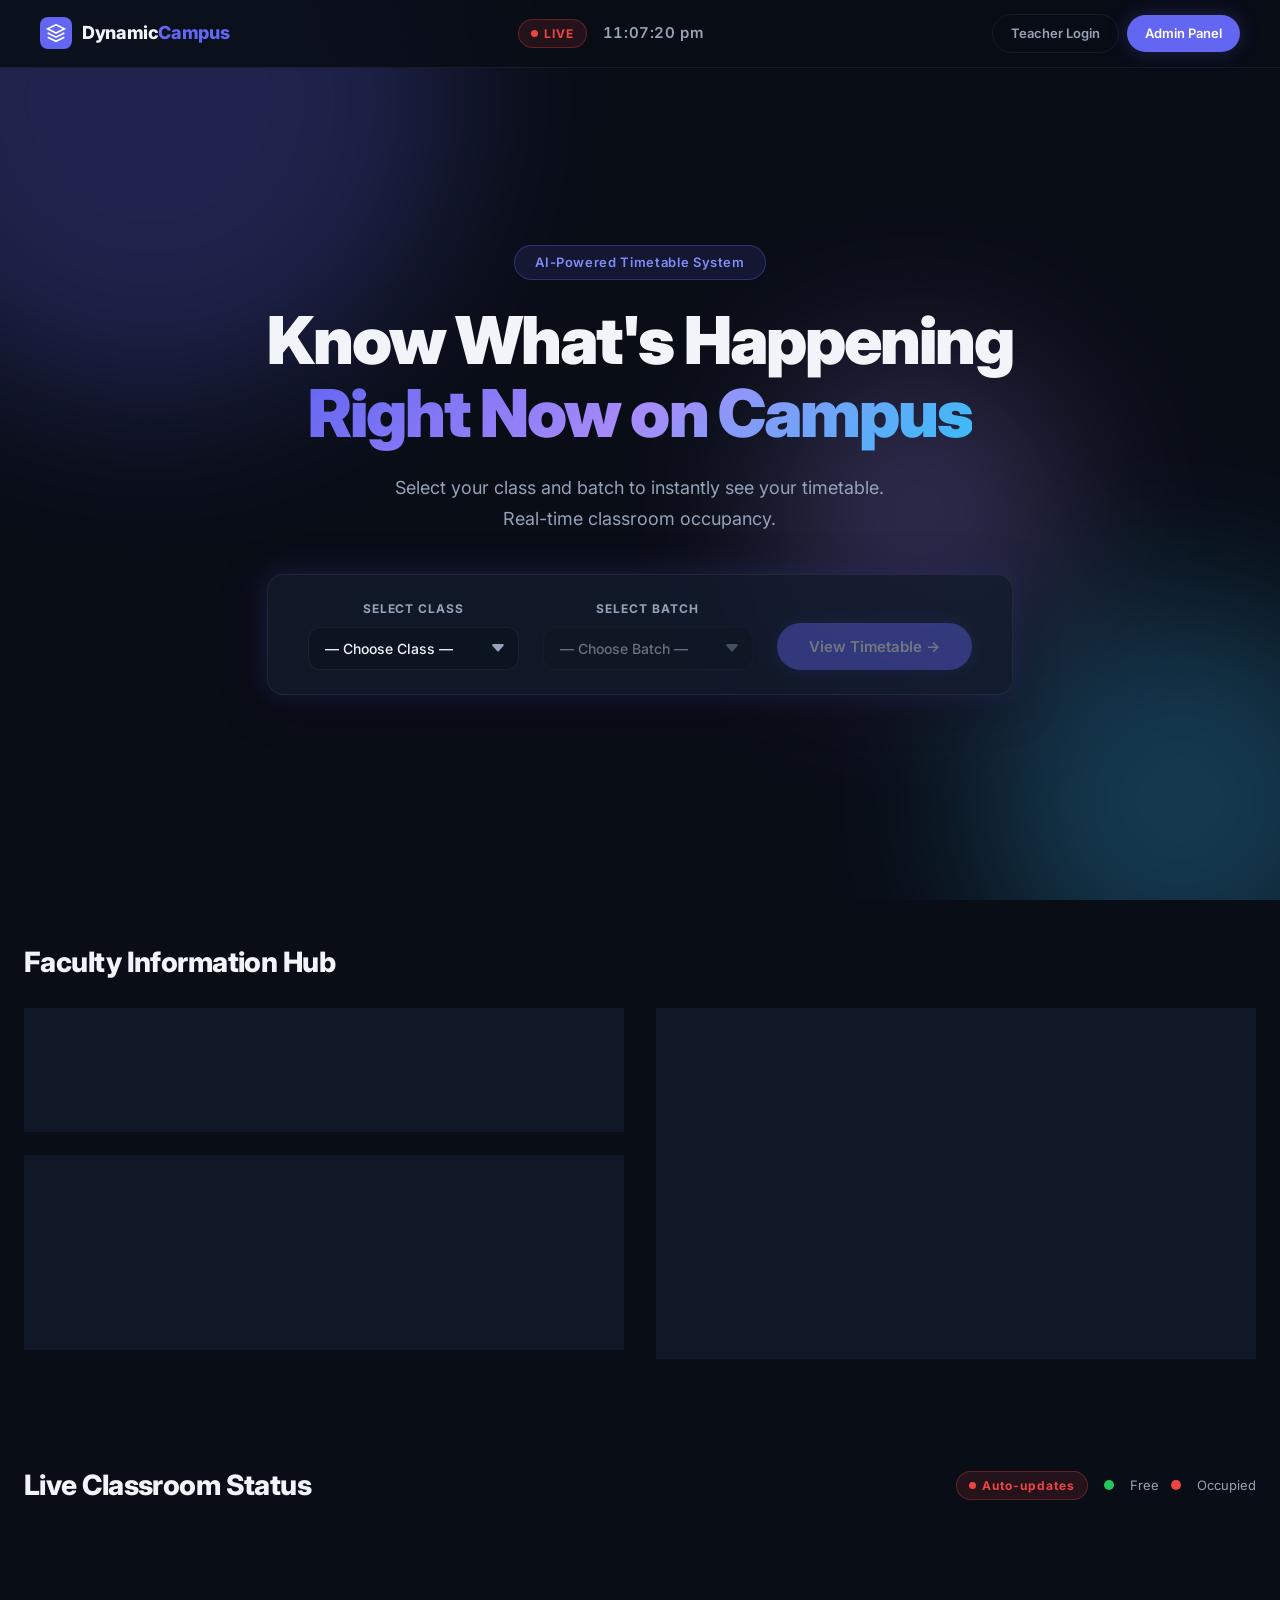
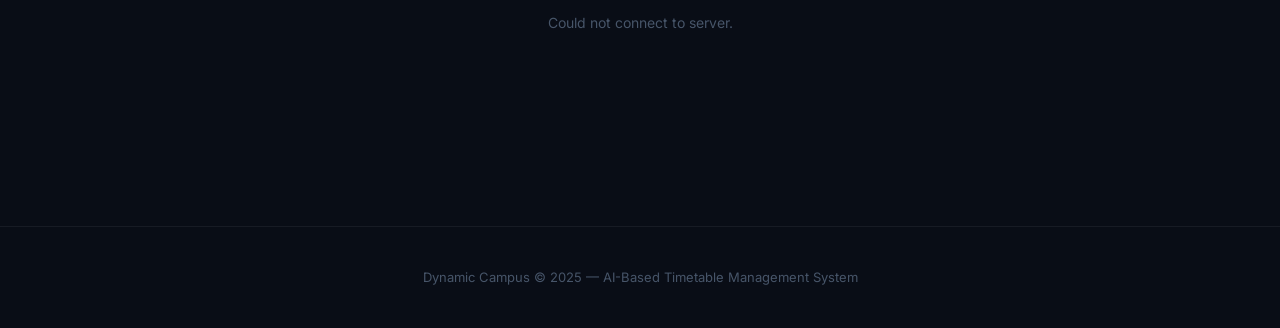
<file: frontend/index.html>
<!DOCTYPE html>
<html lang="en">

<head>
  <meta charset="UTF-8" />
  <meta name="viewport" content="width=device-width, initial-scale=1.0" />
  <title>Dynamic Campus — Smart Timetable System</title>
  <meta name="description"
    content="Real-time AI-powered timetable management system for colleges. View live classroom occupancy, select your class and batch to see your timetable instantly." />
  <link rel="preconnect" href="https://fonts.googleapis.com" />
  <link href="https://fonts.googleapis.com/css2?family=Inter:wght@300;400;500;600;700;800;900&display=swap"
    rel="stylesheet" />
  <link rel="stylesheet" href="css/main.css" />
  <link rel="stylesheet" href="css/home.css" />
</head>

<body>

  <!-- ── NAVBAR ──────────────────────────────────────────────────────────────── -->
  <nav class="navbar" id="navbar">
    <div class="nav-brand">
      <div class="brand-icon">
        <svg viewBox="0 0 24 24" fill="none" stroke="currentColor" stroke-width="2">
          <path d="M12 2L2 7l10 5 10-5-10-5z" />
          <path d="M2 17l10 5 10-5M2 12l10 5 10-5" />
        </svg>
      </div>
      <span class="brand-name">Dynamic<span class="brand-accent">Campus</span></span>
    </div>
    <div class="nav-center">
      <span class="live-badge">
        <span class="live-dot"></span> LIVE
      </span>
      <span id="nav-clock" class="nav-clock">--:--:--</span>
    </div>
    <div class="nav-actions">
      <a href="teacher/dashboard.html" class="btn btn-ghost btn-sm">Teacher Login</a>
      <a href="admin/dashboard.html" class="btn btn-primary btn-sm">Admin Panel</a>
    </div>
  </nav>

  <!-- ── HERO ────────────────────────────────────────────────────────────────── -->
  <section class="hero">
    <div class="hero-bg">
      <div class="hero-orb hero-orb-1"></div>
      <div class="hero-orb hero-orb-2"></div>
      <div class="hero-orb hero-orb-3"></div>
    </div>
    <div class="hero-content">
      <div class="hero-badge">AI-Powered Timetable System</div>
      <h1 class="hero-title">
        Know What's Happening<br />
        <span class="gradient-text">Right Now on Campus</span>
      </h1>
      <p class="hero-subtitle">
        Select your class and batch to instantly see your timetable.<br />
        Real-time classroom occupancy.
      </p>

      <!-- ── Student Selector ────────────────────────────── -->
      <div class="selector-card glass-card" id="selector-card">
        <div class="selector-row">
          <div class="selector-group">
            <label class="selector-label" for="sel-class">Select Class</label>
            <select id="sel-class" class="selector-select" onchange="onClassChange()">
              <option value="">— Choose Class —</option>
            </select>
          </div>
          <div class="selector-group">
            <label class="selector-label" for="sel-batch">Select Batch</label>
            <select id="sel-batch" class="selector-select" disabled onchange="onBatchChange()">
              <option value="">— Choose Batch —</option>
            </select>
          </div>
          <button class="btn btn-primary btn-lg" onclick="loadStudentView()" id="view-btn" disabled>
            View Timetable →
          </button>
        </div>
      </div>
    </div>
  </section>

  <!-- ── NOTIFICATIONS BANNER ─────────────────────────────────────────────── -->
  <section class="notifications-banner" id="notifications-banner" style="display:none; padding: 20px 0;">
    <div class="container">
      <div id="notifications-list-container" class="glass-card"
        style="padding:16px; border-left: 4px solid var(--accent); position: relative; overflow: hidden;">
        <div style="display:flex; align-items:center; gap:12px; margin-bottom:8px;">
          <div class="live-dot" style="width:10px; height:10px;"></div>
          <h4
            style="margin:0; font-size:16px; color:white; font-weight: 700; text-transform: uppercase; letter-spacing: 0.5px;">
            Campus Updates</h4>
        </div>
        <div id="notifications-list" style="display: flex; flex-direction: column; gap: 8px;">
          <!-- Notifications will be loaded here -->
        </div>
      </div>
    </div>
  </section>

  <!-- ── CURRENT + NEXT LECTURE (hidden until class selected) ──────────────── -->
  <section class="lecture-strip" id="lecture-strip" style="display:none">
    <div class="container">
      <div class="lecture-cards">

        <!-- Current Lecture -->
        <div class="lecture-card current-card glass-card" id="current-card">
          <div class="lecture-card-header">
            <span class="card-tag tag-live">
              <span class="live-dot"></span> Now
            </span>
            <span class="lecture-time" id="current-time">--:-- to --:--</span>
          </div>
          <div class="lecture-card-body">
            <div class="lecture-subject" id="current-subject">No lecture running</div>
            <div class="lecture-meta">
              <span class="meta-chip" id="current-teacher">
                <svg viewBox="0 0 20 20" fill="currentColor">
                  <path d="M10 9a3 3 0 100-6 3 3 0 000 6zm-7 9a7 7 0 1114 0H3z" />
                </svg>
                —
              </span>
              <span class="meta-chip" id="current-room">
                <svg viewBox="0 0 20 20" fill="currentColor">
                  <path
                    d="M10.707 2.293a1 1 0 00-1.414 0l-7 7a1 1 0 001.414 1.414L4 10.414V17a1 1 0 001 1h2a1 1 0 001-1v-2a1 1 0 011-1h2a1 1 0 011 1v2a1 1 0 001 1h2a1 1 0 001-1v-6.586l.293.293a1 1 0 001.414-1.414l-7-7z" />
                </svg>
                —
              </span>
            </div>
          </div>
        </div>

        <!-- Next Lecture -->
        <div class="lecture-card next-card glass-card" id="next-card">
          <div class="lecture-card-header">
            <span class="card-tag tag-next">Next Up</span>
            <span class="lecture-time" id="next-time">—</span>
          </div>
          <div class="lecture-card-body">
            <div class="lecture-subject" id="next-subject">—</div>
            <div class="lecture-meta">
              <span class="meta-chip" id="next-teacher">
                <svg viewBox="0 0 20 20" fill="currentColor">
                  <path d="M10 9a3 3 0 100-6 3 3 0 000 6zm-7 9a7 7 0 1114 0H3z" />
                </svg>
                —
              </span>
              <span class="meta-chip" id="next-room">
                <svg viewBox="0 0 20 20" fill="currentColor">
                  <path
                    d="M10.707 2.293a1 1 0 00-1.414 0l-7 7a1 1 0 001.414 1.414L4 10.414V17a1 1 0 001 1h2a1 1 0 001-1v-2a1 1 0 011-1h2a1 1 0 011 1v2a1 1 0 001 1h2a1 1 0 001-1v-6.586l.293.293a1 1 0 001.414-1.414l-7-7z" />
                </svg>
                —
              </span>
            </div>
          </div>
        </div>

      </div>
    </div>
  </section>

  <!-- ── WEEKLY TIMETABLE TABLE (hidden until loaded) ───────────────────────── -->
  <section class="timetable-section" id="timetable-section" style="display:none">
    <div class="container">
      <div class="section-header">
        <h2 class="section-title">Weekly Timetable</h2>
        <span class="section-badge" id="timetable-label">—</span>
      </div>
      <div class="table-wrapper glass-card">
        <table class="timetable-table" id="timetable-table">
          <thead>
            <tr>
              <th>Time</th>
              <th>Monday</th>
              <th>Tuesday</th>
              <th>Wednesday</th>
              <th>Thursday</th>
              <th>Friday</th>
            </tr>
          </thead>
          <tbody id="timetable-body">
            <tr>
              <td colspan="6" class="loading-cell">Select class and batch to load timetable.</td>
            </tr>
          </tbody>
        </table>
      </div>
    </div>
  </section>

  <!-- ── FIND A TEACHER ──────────────────────────────────────────────────────── -->
  <section class="teacher-search-section" id="teacher-search-section" style="padding: 40px 0;">
    <div class="container">
      <div class="section-header" style="margin-bottom:24px;">
        <h2 class="section-title">Faculty Information Hub</h2>
      </div>
      
      <div style="display: grid; grid-template-columns: 1fr 1fr; gap: 32px; align-items: start;">
        <!-- Left Side: Search & Suggestions and Department Accordion -->
        <div style="display: flex; flex-direction: column; gap: 24px;">
          <div class="glass-card" style="padding: 24px; position: relative;">
            <div class="search-wrapper">
              <label class="form-label" style="display:block; margin-bottom:8px; font-size:14px; color:var(--text-secondary); font-weight: 600;">
                Search Faculty Members
              </label>
              <input type="text" id="teacher-search-input" class="form-input" placeholder="Type name or department (e.g. Computer)..." 
                style="width:100%; padding:12px; background:var(--bg-elevated); border:1px solid var(--border); color:white; border-radius:8px;" autocomplete="off" />
              <div id="teacher-suggestions" class="suggestions-dropdown glass-card" style="display:none;"></div>
            </div>
          </div>
          
          <!-- Collapsible Accordion by Department -->
          <div class="glass-card" style="padding: 24px;">
            <h3 style="font-size: 16px; font-weight: 700; margin-bottom: 16px; color: var(--text-primary)">
              Browse Departments
            </h3>
            <div id="departments-list" class="departments-accordion">
              <!-- JS Populated -->
              <div class="loading-cell">Loading departments...</div>
            </div>
          </div>
        </div>
        
        <!-- Right Side: Selected Teacher Profile, Live Status, Timetable, & Free Slots -->
        <div id="teacher-details-card" class="glass-card" style="padding: 24px; display: block; min-height: 350px;">
          <div id="teacher-details-placeholder" style="text-align: center; padding-top: 100px; color: var(--text-muted)">
            Select a faculty member to see their live status, cabin number, and schedules.
          </div>
          <div id="teacher-details-content" style="display: none;">
            <!-- Rendered dynamically in JS -->
          </div>
        </div>
      </div>
    </div>
  </section>

  <!-- ── CLASSROOM CARDS ─────────────────────────────────────────────────────── -->
  <section class="classrooms-section" id="classrooms-section">
    <div class="container">
      <div class="section-header">
        <h2 class="section-title">Live Classroom Status</h2>
        <div class="section-meta">
          <span class="live-badge"><span class="live-dot"></span> Auto-updates</span>
          <span class="legend">
            <span class="legend-dot free"></span> Free
            <span class="legend-dot occupied"></span> Occupied
          </span>
        </div>
      </div>
      <div class="classroom-grid" id="classroom-grid">
        <!-- Populated by JS -->
        <div class="loading-placeholder">Loading classrooms…</div>
      </div>
    </div>
  </section>

  <!-- ── FOOTER ──────────────────────────────────────────────────────────────── -->
  <footer class="footer">
    <p>Dynamic Campus &copy; 2025 &mdash; AI-Based Timetable Management System</p>
  </footer>

  <!-- ── SCRIPTS ─────────────────────────────────────────────────────────────── -->
  <script src="https://cdn.socket.io/4.7.2/socket.io.min.js"></script>
  <script src="js/home.js"></script>
</body>

</html>
</file>
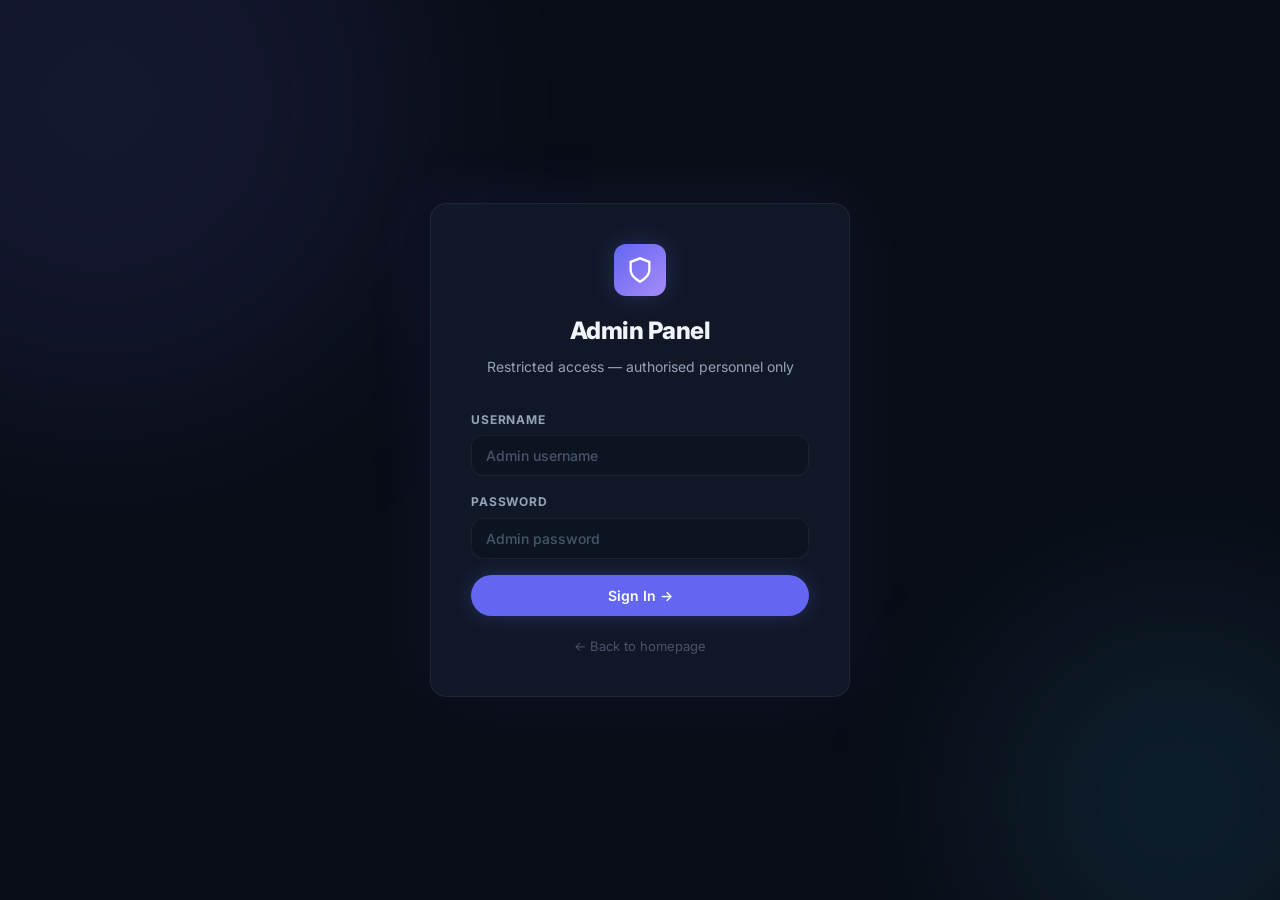
<file: frontend/admin/dashboard.html>
<!DOCTYPE html>
<html lang="en">

<head>
  <meta charset="UTF-8" />
  <meta name="viewport" content="width=device-width, initial-scale=1.0" />
  <title>Admin Dashboard — Dynamic Campus</title>
  <meta name="description" content="Admin control panel for Dynamic Campus timetable management system." />
  <link rel="preconnect" href="https://fonts.googleapis.com" />
  <link href="https://fonts.googleapis.com/css2?family=Inter:wght@300;400;500;600;700;800;900&display=swap"
    rel="stylesheet" />
  <link rel="stylesheet" href="../css/main.css" />
  <link rel="stylesheet" href="../css/dashboard.css" />
  <link rel="stylesheet" href="../css/admin.css" />
</head>

<body>

  <!-- ── LOGIN OVERLAY ─────────────────────────────────────────────────────── -->
  <div class="login-overlay" id="login-overlay">
    <div class="login-card glass-card">
      <div class="login-brand">
        <div class="brand-icon-lg" style="background:linear-gradient(135deg,#6366f1,#a78bfa)">
          <svg viewBox="0 0 24 24" fill="none" stroke="currentColor" stroke-width="2">
            <path d="M12 22s8-4 8-10V5l-8-3-8 3v7c0 6 8 10 8 10z" />
          </svg>
        </div>
        <h1 class="login-title">Admin Panel</h1>
        <p class="login-subtitle">Restricted access — authorised personnel only</p>
      </div>
      <form class="login-form" id="login-form" onsubmit="handleLogin(event)">
        <div class="form-group">
          <label class="form-label" for="username">Username</label>
          <input class="form-input" type="text" id="username" placeholder="Admin username" required
            autocomplete="username" />
        </div>
        <div class="form-group">
          <label class="form-label" for="password">Password</label>
          <input class="form-input" type="password" id="password" placeholder="Admin password" required
            autocomplete="current-password" />
        </div>
        <div class="login-error" id="login-error" style="display:none"></div>
        <button class="btn btn-primary btn-md" type="submit" id="login-btn" style="width:100%">
          Sign In →
        </button>
      </form>
      <a href="../index.html" class="back-link">← Back to homepage</a>
    </div>
  </div>

  <!-- ── DASHBOARD ─────────────────────────────────────────────────────────── -->
  <div class="dashboard" id="dashboard" style="display:none">

    <!-- Sidebar -->
    <aside class="sidebar">
      <div class="sidebar-brand">
        <div class="brand-icon">
          <svg viewBox="0 0 24 24" fill="none" stroke="currentColor" stroke-width="2">
            <path d="M12 2L2 7l10 5 10-5-10-5z" />
            <path d="M2 17l10 5 10-5M2 12l10 5 10-5" />
          </svg>
        </div>
        <span class="brand-name">Dynamic<span class="brand-accent">Campus</span></span>
      </div>

      <nav class="sidebar-nav">
        <a href="#" class="nav-item active" onclick="showSection('monitor',this); return false;">
          <svg viewBox="0 0 20 20" fill="currentColor">
            <path
              d="M3 4a1 1 0 011-1h12a1 1 0 011 1v2a1 1 0 01-1 1H4a1 1 0 01-1-1V4zM3 10a1 1 0 011-1h6a1 1 0 011 1v6a1 1 0 01-1 1H4a1 1 0 01-1-1v-6zM14 9a1 1 0 00-1 1v6a1 1 0 001 1h2a1 1 0 001-1v-6a1 1 0 00-1-1h-2z" />
          </svg>
          Live Monitor
        </a>
        <a href="#" class="nav-item" onclick="showSection('upload',this); return false;">
          <svg viewBox="0 0 20 20" fill="currentColor">
            <path fill-rule="evenodd"
              d="M3 17a1 1 0 011-1h12a1 1 0 110 2H4a1 1 0 01-1-1zM6.293 6.707a1 1 0 010-1.414l3-3a1 1 0 011.414 0l3 3a1 1 0 01-1.414 1.414L11 5.414V13a1 1 0 11-2 0V5.414L7.707 6.707a1 1 0 01-1.414 0z"
              clip-rule="evenodd" />
          </svg>
          Upload Timetable
        </a>
        <a href="#" class="nav-item" onclick="showSection('absences',this); return false;">
          <svg viewBox="0 0 20 20" fill="currentColor"><path fill-rule="evenodd" d="M10 18a8 8 0 100-16 8 8 0 000 16zM8.707 7.293a1 1 0 00-1.414 1.414L8.586 10l-1.293 1.293a1 1 0 101.414 1.414L10 11.414l1.293 1.293a1 1 0 001.414-1.414L11.414 10l1.293-1.293a1 1 0 00-1.414-1.414L10 8.586 8.707 7.293z" clip-rule="evenodd" /></svg>
          Absences
          <span class="nav-badge" id="absence-badge" style="display:none">0</span>
        </a>

      </nav>

      <div class="sidebar-footer">
        <div class="user-info">
          <div class="user-avatar" id="sidebar-avatar" style="background:linear-gradient(135deg,#6366f1,#a78bfa)">A
          </div>
          <div>
            <div class="user-name" id="sidebar-name">Admin</div>
            <div class="user-role">Administrator</div>
          </div>
        </div>
        <button class="btn btn-ghost btn-sm" onclick="logout()" style="width:100%;margin-top:12px">Sign Out</button>
      </div>
    </aside>

    <!-- Main Content -->
    <main class="main-content">

      <!-- Header -->
      <header class="dash-header">
        <div>
          <h2 class="dash-title" id="dash-section-title">Live Monitor</h2>
          <p class="dash-subtitle" id="dash-day-date">Loading…</p>
        </div>
        <div class="header-right">
          <span class="live-badge"><span class="live-dot"></span> LIVE</span>
          <div class="live-clock" id="dash-clock">--:--:--</div>
        </div>
      </header>

      <!-- ── LIVE MONITOR ──────────────────────────────────────────────────── -->
      <section id="section-monitor">

        <!-- Stats row -->
        <div class="stat-grid" style="grid-template-columns:repeat(3,1fr);margin-bottom:32px">
          <div class="stat-card glass-card">
            <div class="stat-label">Total Classrooms</div>
            <div class="stat-value" id="stat-total">—</div>
          </div>
          <div class="stat-card glass-card" style="border-color:rgba(34,197,94,0.2)">
            <div class="stat-label" style="color:var(--green)">Free</div>
            <div class="stat-value" style="color:var(--green)" id="stat-free">—</div>
          </div>
          <div class="stat-card glass-card" style="border-color:rgba(239,68,68,0.25)">
            <div class="stat-label" style="color:var(--red)">Occupied</div>
            <div class="stat-value" style="color:var(--red)" id="stat-occupied">—</div>
          </div>
        </div>

        <!-- Occupancy Bar -->
        <div class="glass-card" style="padding:20px 24px;margin-bottom:32px">
          <div style="display:flex;justify-content:space-between;align-items:center;margin-bottom:10px">
            <span style="font-size:13px;font-weight:600;color:var(--text-secondary)">Campus Occupancy</span>
            <span style="font-size:13px;font-weight:700" id="occupancy-pct">0%</span>
          </div>
          <div class="occ-bar-track">
            <div class="occ-bar-fill" id="occ-bar-fill"></div>
          </div>
        </div>

        <!-- Classroom Grid -->
        <div class="section-header">
          <h3 class="section-title" style="font-size:20px">All Classrooms</h3>
          <div class="section-meta">
            <span class="live-badge"><span class="live-dot"></span> Auto-refresh</span>
            <span class="legend">
              <span class="legend-dot free"></span> Free
              <span class="legend-dot occupied"></span> Occupied
            </span>
          </div>
        </div>
        <div class="classroom-grid" id="admin-classroom-grid">
          <div class="loading-placeholder">Loading classrooms…</div>
        </div>
      </section>

      <!-- ── UPLOAD TIMETABLE ──────────────────────────────────────────────── -->
      <section id="section-upload" style="display:none">
        <div style="max-width:640px">
          <div class="glass-card" style="padding:32px;margin-bottom:24px">
            <h3 style="font-size:18px;font-weight:700;margin-bottom:24px">Upload Timetable PDF</h3>

            <div class="upload-zone" id="upload-zone" onclick="document.getElementById('pdf-file').click()"
              ondragover="onDragOver(event)" ondragleave="onDragLeave(event)" ondrop="onDrop(event)">
              <div class="upload-icon">
                <svg viewBox="0 0 24 24" fill="none" stroke="currentColor" stroke-width="1.5">
                  <path d="M7 16a4 4 0 01-.88-7.903A5 5 0 1115.9 6L16 6a5 5 0 011 9.9M15 13l-3-3m0 0l-3 3m3-3v12" />
                </svg>
              </div>
              <div class="upload-text">Drop your PDF here or click to browse</div>
              <div class="upload-subtext" id="upload-filename">Supports: .pdf files up to 16MB</div>
            </div>
            <input type="file" id="pdf-file" accept=".pdf" style="display:none" onchange="onFileSelect(event)" />

            <div class="progress-bar-wrap" id="progress-wrap">
              <div class="progress-bar" id="progress-bar"></div>
            </div>

            <div style="display:grid;grid-template-columns:1fr 1fr 1fr;gap:16px;margin-top:24px">
              <div class="form-group">
                <label class="form-label">Class</label>
                <select class="form-input" id="upload-cid">
                  <option value="1">Loading…</option>
                </select>
              </div>
              <div class="form-group">
                <label class="form-label">Semester</label>
                <input class="form-input" type="number" id="upload-sem" value="5" min="1" max="8" />
              </div>
              <div class="form-group">
                <label class="form-label">Academic Year</label>
                <input class="form-input" type="text" id="upload-year" value="2025-26" />
              </div>
            </div>

            <div id="upload-result" class="upload-result-box" style="display:none"></div>

            <button class="btn btn-primary btn-md" style="margin-top:24px;width:100%" onclick="uploadPDF()"
              id="upload-btn" disabled>
              Upload & Process →
            </button>
          </div>


        </div>
      </section>

      <!-- ── ABSENCE MANAGEMENT ───────────────────────────────────────────── -->
      <section id="section-absences" style="display:none">
        <div class="section-header">
          <h3 class="section-title" style="font-size:20px">Teacher Absence Reports</h3>
          <button class="btn btn-ghost btn-sm" onclick="loadAbsenceReports()">↺ Refresh</button>
        </div>
        <div class="glass-card" style="padding:0;overflow:hidden">
          <div id="absence-list">
            <div class="loading-cell">No absence reports today.</div>
          </div>
        </div>
      </section>

      <!-- ── EXTRA LECTURE APPROVAL ────────────────────────────────────────── -->
      <section id="section-extra" style="display:none">
        <div class="section-header">
          <h3 class="section-title" style="font-size:20px">Extra Lecture Requests</h3>
          <button class="btn btn-ghost btn-sm" onclick="loadExtraRequests()">↺ Refresh</button>
        </div>
        <div class="glass-card" style="padding:0;overflow:hidden">
          <div id="extra-queue">
            <div class="loading-cell">Loading requests…</div>
          </div>
        </div>
      </section>

      <!-- ── NOTIFICATIONS ─────────────────────────────────────────────────── -->
      <section id="section-notify" style="display:none">
        <div style="max-width:600px">
          <div class="glass-card" style="padding:32px">
            <h3 style="font-size:18px;font-weight:700;margin-bottom:24px">Broadcast Notification</h3>
            <div class="form-group" style="margin-bottom:16px">
              <label class="form-label">Target Semester (leave blank for all)</label>
              <input class="form-input" type="number" id="notif-sem" placeholder="e.g. 5" min="1" max="8" />
            </div>
            <div class="form-group" style="margin-bottom:16px">
              <label class="form-label">Type</label>
              <select class="form-input" id="notif-type">
                <option value="info">Info</option>
                <option value="warning">Warning</option>
                <option value="change">Classroom Change</option>
                <option value="extra">Extra Lecture</option>
                <option value="cancel">Cancellation</option>
              </select>
            </div>
            <div class="form-group" style="margin-bottom:20px">
              <label class="form-label">Message</label>
              <textarea class="form-input" id="notif-message" rows="4"
                placeholder="e.g. LP II lecture shifted to A1-302 today at 11:00 AM" style="resize:vertical"></textarea>
            </div>
            <button class="btn btn-primary btn-md" onclick="sendNotification()" style="width:100%">
              Send to Students →
            </button>
            <div id="notif-result" style="display:none;margin-top:16px"></div>
          </div>
        </div>
      </section>

      <!-- ── MANAGE USERS ──────────────────────────────────────────────────── -->
      <section id="section-users" style="display:none">
        <div style="max-width:560px">

          <!-- Create Admin Account -->
          <div class="glass-card" style="padding:32px;margin-bottom:24px">
            <h3 style="font-size:18px;font-weight:700;margin-bottom:8px">Create Admin Account</h3>
            <p style="font-size:13px;color:var(--text-secondary);margin-bottom:24px;line-height:1.6">
              Use this to create additional admin accounts.
              <strong style="color:var(--text-primary)">Teachers register themselves</strong>
              via the Teacher Portal → Register tab.
            </p>
            <div class="form-group" style="margin-bottom:16px">
              <label class="form-label">Username</label>
              <input class="form-input" type="text" id="new-username" placeholder="e.g. admin.sharma" />
            </div>
            <div class="form-group" style="margin-bottom:20px">
              <label class="form-label">Password</label>
              <input class="form-input" type="password" id="new-password" placeholder="Minimum 8 characters" />
            </div>
            <button class="btn btn-primary btn-md" onclick="createUser()" style="width:100%">
              Create Admin Account →
            </button>
            <div id="user-result" style="display:none;margin-top:16px"></div>
          </div>

          <!-- Info box -->
          <div class="glass-card" style="padding:20px 24px">
            <p style="font-size:13px;color:var(--text-secondary);line-height:1.7">
              <strong style="color:var(--text-primary)">Teacher self-registration:</strong><br />
              Teachers visit <code style="color:var(--accent-light)">127.0.0.1:5000/teacher/dashboard.html</code>
              and click the <strong>Register</strong> tab to create their own account, linking it to their
              teacher record.
            </p>
          </div>
        </div>
      </section>

    </main>
  </div>

  <!-- ── AI SUGGESTION MODAL ──────────────────────────────────────────────── -->
  <div class="modal-overlay" id="ai-modal" style="display:none">
    <div class="modal-card glass-card" style="max-width:500px">
      <div class="modal-header">
        <h3 style="font-size:18px;font-weight:700">AI Substitute Recommender</h3>
        <button class="btn-close" onclick="closeAIModal()">×</button>
      </div>
      <div class="modal-body">
        <div id="ai-context" style="margin-bottom:16px;font-size:14px;color:var(--text-secondary)">
          Finding best match for <strong>Python</strong>...
        </div>
        <div id="ai-results-list" class="ai-list">
          <!-- Suggested teachers will appear here -->
        </div>
      </div>
      <div class="modal-footer" style="margin-top:20px;text-align:right">
        <button class="btn btn-ghost btn-md" onclick="closeAIModal()">Cancel</button>
      </div>
    </div>
  </div>

  <script src="https://cdn.socket.io/4.7.2/socket.io.min.js"></script>
  <script src="../js/auth.js"></script>
  <script src="../js/admin.js"></script>
</body>

</html>
</file>
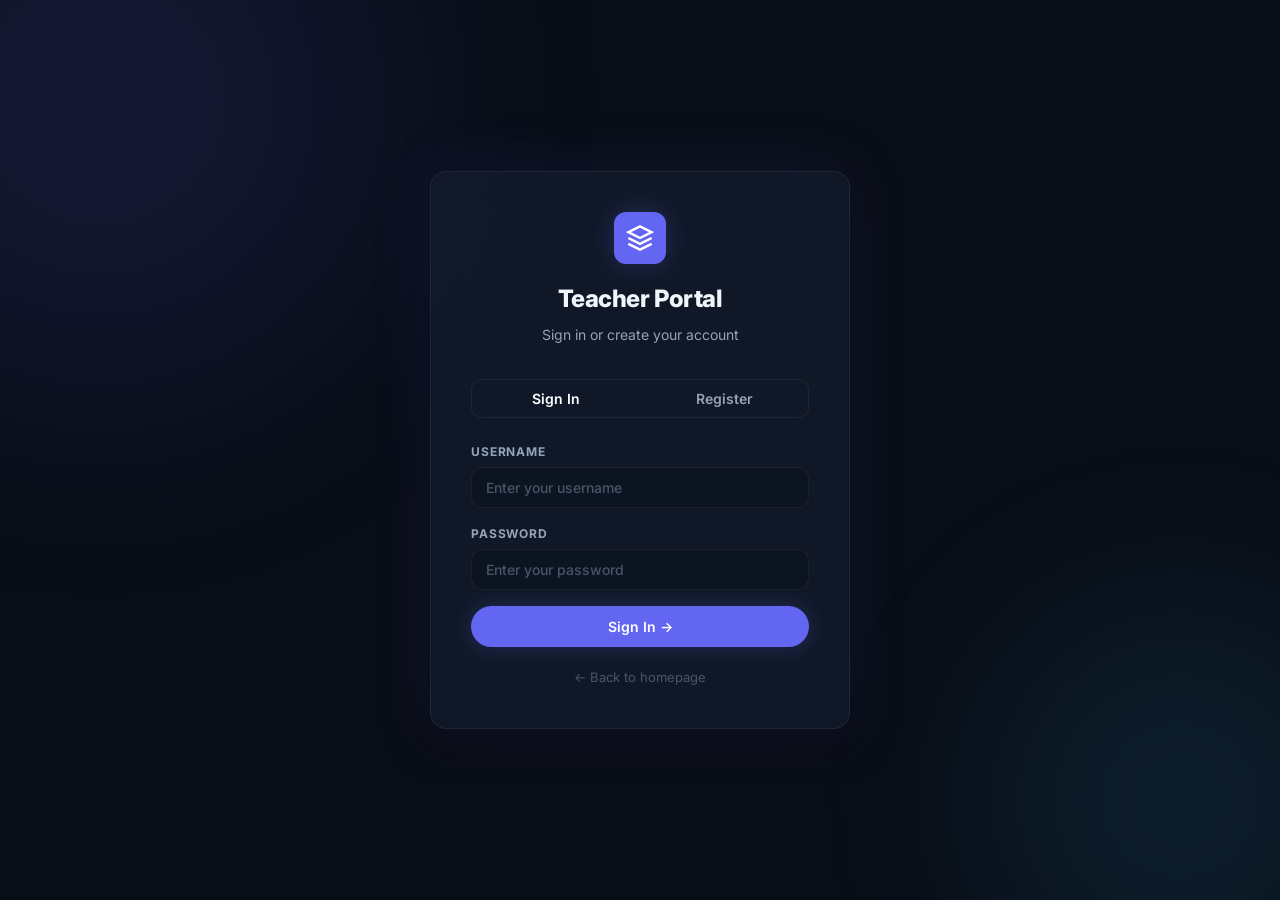
<file: frontend/teacher/dashboard.html>
<!DOCTYPE html>
<html lang="en">
<head>
  <meta charset="UTF-8"/>
  <meta name="viewport" content="width=device-width, initial-scale=1.0"/>
  <title>Teacher Dashboard — Dynamic Campus</title>
  <meta name="description" content="Teacher login portal for Dynamic Campus timetable management system."/>
  <link rel="preconnect" href="https://fonts.googleapis.com"/>
  <link href="https://fonts.googleapis.com/css2?family=Inter:wght@300;400;500;600;700;800;900&display=swap" rel="stylesheet"/>
  <link rel="stylesheet" href="../css/main.css"/>
  <link rel="stylesheet" href="../css/dashboard.css"/>
  <link rel="stylesheet" href="../css/home.css"/>
  <style>
    /* Register / Login tab toggle */
    .auth-tabs { display:flex; gap:0; margin-bottom:24px; border-radius:10px; overflow:hidden; border:1px solid var(--border); }
    .auth-tab-btn {
      flex:1; padding:10px 0; font-size:14px; font-weight:600;
      background:transparent; border:none; color:var(--text-secondary);
      cursor:pointer; transition:all .2s;
    }
    .auth-tab-btn.active { background:var(--accent); color:#fff; }
    .auth-tab-btn:hover:not(.active) { background:var(--surface-2); color:var(--text-primary); }
    /* Notification list items */
    .notif-item { border-bottom:1px solid var(--border); }
    .notif-item:last-child { border-bottom:none; }
    .notif-item-inner { display:flex; gap:12px; align-items:flex-start; padding:16px 20px; }
    .notif-badge-type {
      padding:2px 10px; border-radius:20px; font-size:11px; font-weight:600;
      flex-shrink:0; margin-top:2px; white-space:nowrap;
    }
    .notif-msg { font-size:14px; font-weight:500; color:var(--text-primary); line-height:1.5; }
    .notif-meta { font-size:11px; color:var(--text-muted); margin-top:4px; }
  </style>
</head>
<body>

<!-- ── LOGIN / REGISTER OVERLAY ─────────────────────────────────────────── -->
<div class="login-overlay" id="login-overlay">
  <div class="login-card glass-card">
    <div class="login-brand">
      <div class="brand-icon-lg">
        <svg viewBox="0 0 24 24" fill="none" stroke="currentColor" stroke-width="2">
          <path d="M12 2L2 7l10 5 10-5-10-5z"/>
          <path d="M2 17l10 5 10-5M2 12l10 5 10-5"/>
        </svg>
      </div>
      <h1 class="login-title">Teacher Portal</h1>
      <p class="login-subtitle">Sign in or create your account</p>
    </div>

    <!-- Tab buttons -->
    <div class="auth-tabs">
      <button class="auth-tab-btn active" id="tab-login-btn" onclick="switchAuthTab('login')">Sign In</button>
      <button class="auth-tab-btn" id="tab-register-btn" onclick="switchAuthTab('register')">Register</button>
    </div>

    <!-- Login Form -->
    <form class="login-form" id="login-form" onsubmit="handleLogin(event)">
      <div class="form-group">
        <label class="form-label" for="username">Username</label>
        <input class="form-input" type="text" id="username" placeholder="Enter your username" required autocomplete="username"/>
      </div>
      <div class="form-group">
        <label class="form-label" for="password">Password</label>
        <input class="form-input" type="password" id="password" placeholder="Enter your password" required autocomplete="current-password"/>
      </div>
      <div class="login-error" id="login-error" style="display:none"></div>
      <button class="btn btn-primary btn-md" type="submit" id="login-btn" style="width:100%">
        Sign In →
      </button>
    </form>

    <!-- Register Form -->
    <form class="login-form" id="register-form" style="display:none" onsubmit="handleRegister(event)">
      <div class="form-group">
        <label class="form-label" for="reg-username">Choose Username</label>
        <input class="form-input" type="text" id="reg-username" placeholder="e.g. prof.sharma" required autocomplete="off"/>
      </div>
      <div class="form-group">
        <label class="form-label" for="reg-password">Password (min 6 chars)</label>
        <input class="form-input" type="password" id="reg-password" placeholder="Create a secure password" required autocomplete="new-password"/>
      </div>
      <div class="form-group">
        <label class="form-label" for="reg-tid">Link to Your Teacher Record</label>
        <select class="form-input" id="reg-tid">
          <option value="">— Select your name —</option>
        </select>
      </div>
      <div class="login-error" id="register-error" style="display:none"></div>
      <button class="btn btn-primary btn-md" type="submit" id="reg-btn" style="width:100%">
        Create Account →
      </button>
    </form>

    <a href="../index.html" class="back-link">← Back to homepage</a>
  </div>
</div>

<!-- ── DASHBOARD (shown after login) ─────────────────────────────────────── -->
<div class="dashboard" id="dashboard" style="display:none">

  <!-- Sidebar -->
  <aside class="sidebar" id="sidebar">
    <div class="sidebar-brand">
      <div class="brand-icon">
        <svg viewBox="0 0 24 24" fill="none" stroke="currentColor" stroke-width="2">
          <path d="M12 2L2 7l10 5 10-5-10-5z"/>
          <path d="M2 17l10 5 10-5M2 12l10 5 10-5"/>
        </svg>
      </div>
      <span class="brand-name">Dynamic<span class="brand-accent">Campus</span></span>
    </div>

    <nav class="sidebar-nav">
      <a href="#" class="nav-item active" onclick="showSection('overview',this); return false;">
        <svg viewBox="0 0 20 20" fill="currentColor"><path d="M10.707 2.293a1 1 0 00-1.414 0l-7 7a1 1 0 001.414 1.414L4 10.414V17a1 1 0 001 1h2a1 1 0 001-1v-2a1 1 0 011-1h2a1 1 0 011 1v2a1 1 0 001 1h2a1 1 0 001-1v-6.586l.293.293a1 1 0 001.414-1.414l-7-7z"/></svg>
        Overview
      </a>
      <a href="#" class="nav-item" onclick="showSection('schedule',this); return false;">
        <svg viewBox="0 0 20 20" fill="currentColor"><path fill-rule="evenodd" d="M6 2a1 1 0 00-1 1v1H4a2 2 0 00-2 2v10a2 2 0 002 2h12a2 2 0 002-2V6a2 2 0 00-2-2h-1V3a1 1 0 10-2 0v1H7V3a1 1 0 00-1-1zm0 5a1 1 0 000 2h8a1 1 0 100-2H6z" clip-rule="evenodd"/></svg>
        My Schedule
      </a>
      <a href="#" class="nav-item" onclick="showSection('extra',this); return false;">
        <svg viewBox="0 0 20 20" fill="currentColor"><path fill-rule="evenodd" d="M10 18a8 8 0 100-16 8 8 0 000 16zm1-11a1 1 0 10-2 0v2H7a1 1 0 100 2h2v2a1 1 0 102 0v-2h2a1 1 0 100-2h-2V7z" clip-rule="evenodd"/></svg>
        Extra Lecture
      </a>
      <a href="#" class="nav-item" onclick="showSection('notify',this); return false;">
        <svg viewBox="0 0 20 20" fill="currentColor"><path d="M10 2a6 6 0 00-6 6v3.586l-.707.707A1 1 0 004 14h12a1 1 0 00.707-1.707L16 11.586V8a6 6 0 00-6-6zM10 18a3 3 0 01-3-3h6a3 3 0 01-3 3z"/></svg>
        Notifications
      </a>
    </nav>

    <div class="sidebar-footer">
      <div class="user-info">
        <div class="user-avatar" id="sidebar-avatar">T</div>
        <div>
          <div class="user-name" id="sidebar-name">Teacher</div>
          <div class="user-role">Teacher</div>
        </div>
      </div>
      <button class="btn btn-ghost btn-sm" onclick="logout()" style="width:100%;margin-top:12px">Sign Out</button>
    </div>
  </aside>

  <!-- Main Content -->
  <main class="main-content">

    <!-- Header -->
    <header class="dash-header">
      <div>
        <h2 class="dash-title" id="dash-section-title">Overview</h2>
        <p class="dash-subtitle" id="dash-day-date">Loading…</p>
      </div>
      <div class="header-right">
        <div class="status-badge" id="teacher-status-badge">
          <span class="status-dot"></span>
          <span id="teacher-status-text">Checking…</span>
        </div>
        <div class="live-clock" id="dash-clock">--:--:--</div>
      </div>
    </header>

    <!-- ── OVERVIEW SECTION ─────────────────────────────────────────────── -->
    <section id="section-overview">

      <!-- Now / Next cards -->
      <div class="stat-grid" style="grid-template-columns:1fr 1fr;margin-bottom:32px">

        <div class="stat-card glass-card">
          <div class="stat-card-header">
            <span class="card-tag tag-live"><span class="live-dot"></span> Now</span>
            <span class="stat-time" id="now-time">—</span>
          </div>
          <div class="stat-value" id="now-subject">No lecture</div>
          <div class="stat-meta-row">
            <span class="meta-chip" id="now-class">
              <svg viewBox="0 0 20 20" fill="currentColor" width="13"><path d="M10.707 2.293a1 1 0 00-1.414 0l-7 7a1 1 0 001.414 1.414L4 10.414V17a1 1 0 001 1h2a1 1 0 001-1v-2a1 1 0 011-1h2a1 1 0 011 1v2a1 1 0 001 1h2a1 1 0 001-1v-6.586l.293.293a1 1 0 001.414-1.414l-7-7z"/></svg> —
            </span>
            <span class="meta-chip" id="now-room">
              <svg viewBox="0 0 20 20" fill="currentColor" width="13"><path fill-rule="evenodd" d="M5.05 4.05a7 7 0 119.9 9.9L10 18.9l-4.95-4.95a7 7 0 010-9.9zM10 11a2 2 0 100-4 2 2 0 000 4z" clip-rule="evenodd"/></svg> —
            </span>
          </div>
        </div>

        <div class="stat-card glass-card">
          <div class="stat-card-header">
            <span class="card-tag tag-next">Next Up</span>
            <span class="stat-time" id="next-time">—</span>
          </div>
          <div class="stat-value" id="next-subject">—</div>
          <div class="stat-meta-row">
            <span class="meta-chip" id="next-class">
              <svg viewBox="0 0 20 20" fill="currentColor" width="13"><path d="M10.707 2.293a1 1 0 00-1.414 0l-7 7a1 1 0 001.414 1.414L4 10.414V17a1 1 0 001 1h2a1 1 0 001-1v-2a1 1 0 011-1h2a1 1 0 011 1v2a1 1 0 001 1h2a1 1 0 001-1v-6.586l.293.293a1 1 0 001.414-1.414l-7-7z"/></svg> —
            </span>
            <span class="meta-chip" id="next-room">
              <svg viewBox="0 0 20 20" fill="currentColor" width="13"><path fill-rule="evenodd" d="M5.05 4.05a7 7 0 119.9 9.9L10 18.9l-4.95-4.95a7 7 0 010-9.9zM10 11a2 2 0 100-4 2 2 0 000 4z" clip-rule="evenodd"/></svg> —
            </span>
          </div>
        </div>
      </div>

      <!-- Today's Timeline -->
      <div class="section-header">
        <h3 class="section-title" style="font-size:20px">Today's Schedule</h3>
      </div>
      <div class="glass-card" style="padding:0;overflow:hidden;margin-bottom:32px">
        <div id="today-timeline" class="timeline-list">
          <div class="loading-cell">Loading today's schedule…</div>
        </div>
      </div>

      <!-- Live Classrooms -->
      <div class="section-header">
        <h3 class="section-title" style="font-size:20px">Live Classroom Status</h3>
        <div class="section-meta">
          <span class="live-badge"><span class="live-dot"></span> Auto-updates</span>
          <span class="legend">
            <span class="legend-dot free"></span> Free
            <span class="legend-dot occupied"></span> Occupied
          </span>
        </div>
      </div>
      <div class="classroom-grid" id="classroom-grid">
        <div class="loading-placeholder">Loading classrooms…</div>
      </div>
    </section>

    <!-- ── WEEKLY SCHEDULE SECTION ──────────────────────────────────────── -->
    <section id="section-schedule" style="display:none">
      <div class="section-header">
        <h3 class="section-title" style="font-size:20px">Weekly Schedule</h3>
      </div>
      <div class="table-wrapper glass-card">
        <table class="timetable-table" id="teacher-week-table">
          <thead>
            <tr>
              <th>Time</th>
              <th>Monday</th><th>Tuesday</th><th>Wednesday</th>
              <th>Thursday</th><th>Friday</th>
            </tr>
          </thead>
          <tbody id="teacher-week-body">
            <tr><td colspan="6" class="loading-cell">Loading…</td></tr>
          </tbody>
        </table>
      </div>
    </section>

    <!-- ── EXTRA LECTURE REQUEST SECTION ───────────────────────────────── -->
    <section id="section-extra" style="display:none">
      <div class="section-header">
        <h3 class="section-title" style="font-size:20px">Request Extra Lecture</h3>
      </div>
      <div class="glass-card" style="padding:32px;max-width:620px">
        <form id="extra-form" onsubmit="submitExtraLecture(event)">
          <div class="form-grid">
            <div class="form-group">
              <label class="form-label">Subject</label>
              <select class="form-input" id="extra-subject" required>
                <option value="">— Select Subject —</option>
              </select>
            </div>
            <div class="form-group">
              <label class="form-label">Class</label>
              <select class="form-input" id="extra-class" required>
                <option value="">— Select Class —</option>
              </select>
            </div>
            <div class="form-group">
              <label class="form-label">Target</label>
              <select class="form-input" id="extra-batch" disabled>
                <option value="">Entire Class</option>
              </select>
            </div>
            <div class="form-group">
              <label class="form-label">Day</label>
              <select class="form-input" id="extra-day" required>
                <option value="">— Select Day —</option>
                <option>Monday</option><option>Tuesday</option><option>Wednesday</option>
                <option>Thursday</option><option>Friday</option>
              </select>
            </div>
            <div class="form-group">
              <label class="form-label">Start Time</label>
              <input class="form-input" type="time" id="extra-start" required/>
            </div>
            <div class="form-group">
              <label class="form-label">End Time</label>
              <input class="form-input" type="time" id="extra-end" required/>
            </div>
            <div class="form-group">
              <label class="form-label">Room (optional)</label>
              <input class="form-input" type="text" id="extra-room" placeholder="e.g. A1-301"/>
            </div>
          </div>
          
          <!-- Conflict Warning -->
          <div id="conflict-warning" style="display:none;margin-top:16px;padding:12px;border-radius:6px;font-size:14px;font-weight:600;background:rgba(239,68,68,0.1);color:#ef4444;border:1px solid rgba(239,68,68,0.3)">
            ✗ Class has lecture scheduled
          </div>
          <div id="free-rooms-container" style="margin-top:16px;display:none;">
            <label class="form-label">Suggested Free Rooms <span class="live-dot" style="display:inline-block;margin-left:4px"></span></label>
            <div id="free-rooms-list" style="display:flex;flex-wrap:wrap;gap:8px;margin-top:8px">
              <!-- Rendered via JS -->
            </div>
          </div>
          <div class="form-group" style="margin-top:8px">
            <label class="form-label">Reason</label>
            <textarea class="form-input" id="extra-reason" rows="3"
              placeholder="Briefly explain why this extra lecture is needed…" style="resize:vertical"></textarea>
          </div>
          <div id="extra-result" class="upload-result-box" style="display:none;margin-top:16px"></div>
          <div style="margin-top:20px;display:flex;gap:12px">
            <button class="btn btn-primary btn-md" type="submit">Submit Request</button>
            <button class="btn btn-ghost btn-md" type="reset" onclick="document.getElementById('extra-result').style.display='none'">Clear</button>
          </div>
        </form>
      </div>
    </section>

    <!-- ── NOTIFICATIONS SECTION ───────────────────────────────────────── -->
    <section id="section-notify" style="display:none">
      <div style="display:grid;grid-template-columns:1fr 1fr;gap:24px;max-width:1200px">
        
        <!-- Send Notification -->
        <div>
          <div class="section-header">
            <h3 class="section-title" style="font-size:20px">Broadcast Notification</h3>
          </div>
          <div class="glass-card" style="padding:32px">
            <div class="form-row" style="display:flex;gap:16px;margin-bottom:16px">
              <div class="form-group" style="flex:1">
                <label class="form-label">Target Class</label>
                <select class="form-input" id="notif-class" style="width:100%">
                  <option value="">— Entire College —</option>
                </select>
              </div>
              <div class="form-group" style="flex:1">
                <label class="form-label">Target Batch</label>
                <select class="form-input" id="notif-batch" style="width:100%" disabled>
                  <option value="">— Entire Class —</option>
                </select>
              </div>
            </div>
            <div class="form-group" style="margin-bottom:16px">
              <label class="form-label">Type</label>
              <select class="form-input" id="notif-type">
                <option value="info">Info</option>
                <option value="warning">Warning</option>
                <option value="change">Classroom Change</option>
                <option value="cancel">Cancellation</option>
              </select>
            </div>
            <div class="form-group" style="margin-bottom:20px">
              <label class="form-label">Message</label>
              <textarea class="form-input" id="notif-message" rows="4"
                placeholder="e.g. LP II lecture shifted to A1-302 today at 11:00 AM" style="resize:vertical"></textarea>
            </div>
            <button class="btn btn-primary btn-md" onclick="sendNotification()" style="width:100%">
              Send to Students →
            </button>
            <div id="notif-result" style="display:none;margin-top:16px;padding:12px;border-radius:6px;font-size:14px;font-weight:600;background:rgba(34,197,94,0.1);color:#22c55e;border:1px solid rgba(34,197,94,0.3)"></div>
          </div>
        </div>

        <!-- View Notifications -->
        <div>
          <div class="section-header">
            <h3 class="section-title" style="font-size:20px">Recent Notifications</h3>
            <button class="btn btn-ghost btn-sm" onclick="loadNotifications()">↺ Refresh</button>
          </div>
          <div class="glass-card" style="padding:0;overflow:hidden">
            <div id="notif-list">
              <div class="loading-cell">Loading notifications…</div>
            </div>
          </div>
        </div>

      </div>
    </section>

  </main>
</div>

<script src="https://cdn.socket.io/4.7.2/socket.io.min.js"></script>
<script src="../js/auth.js"></script>
<script src="../js/teacher.js"></script>
</body>
</html>
</file>
<file: frontend/css/main.css>
/* ============================================================
   main.css — Dynamic Campus Design System
   Global tokens, resets, typography, utilities
   ============================================================ */

/* ── Google Font already loaded in HTML ── */

/* ── CSS Custom Properties (Design Tokens) ── */
:root {
  /* Colors */
  --bg-base:        #090d16;
  --bg-surface:     #0d1421;
  --bg-elevated:    #131c2e;
  --bg-card:        rgba(19, 28, 46, 0.8);

  --accent-primary: #6366f1;
  --accent-light:   #818cf8;
  --accent-glow:    rgba(99, 102, 241, 0.25);

  --green:          #22c55e;
  --green-glow:     rgba(34, 197, 94, 0.2);
  --green-bg:       rgba(34, 197, 94, 0.1);

  --red:            #ef4444;
  --red-glow:       rgba(239, 68, 68, 0.2);
  --red-bg:         rgba(239, 68, 68, 0.1);

  --amber:          #f59e0b;
  --amber-bg:       rgba(245, 158, 11, 0.1);

  --text-primary:   #f1f5f9;
  --text-secondary: #94a3b8;
  --text-muted:     #475569;

  --border:         rgba(255, 255, 255, 0.06);
  --border-hover:   rgba(255, 255, 255, 0.12);

  /* Spacing */
  --space-xs:  4px;
  --space-sm:  8px;
  --space-md:  16px;
  --space-lg:  24px;
  --space-xl:  40px;
  --space-2xl: 64px;

  /* Radius */
  --radius-sm:  8px;
  --radius-md:  12px;
  --radius-lg:  16px;
  --radius-xl:  24px;
  --radius-full: 9999px;

  /* Shadows */
  --shadow-sm: 0 1px 3px rgba(0,0,0,0.4);
  --shadow-md: 0 4px 20px rgba(0,0,0,0.5);
  --shadow-lg: 0 8px 40px rgba(0,0,0,0.6);
  --shadow-accent: 0 0 30px var(--accent-glow);

  /* Transitions */
  --transition-fast:   0.15s ease;
  --transition-normal: 0.25s ease;
  --transition-slow:   0.4s ease;

  /* Typography */
  --font-base: 'Inter', -apple-system, BlinkMacSystemFont, sans-serif;
}

/* ── Reset ── */
*, *::before, *::after {
  box-sizing: border-box;
  margin: 0;
  padding: 0;
}

html { scroll-behavior: smooth; }

body {
  font-family: var(--font-base);
  background-color: var(--bg-base);
  color: var(--text-primary);
  line-height: 1.6;
  min-height: 100vh;
  -webkit-font-smoothing: antialiased;
}

img, svg { display: block; }
a { color: inherit; text-decoration: none; }
button, input, select { font-family: inherit; }

/* ── Container ── */
.container {
  width: 100%;
  max-width: 1280px;
  margin: 0 auto;
  padding: 0 var(--space-lg);
}

/* ── Glass Card ── */
.glass-card {
  background: var(--bg-card);
  border: 1px solid var(--border);
  backdrop-filter: blur(16px);
  -webkit-backdrop-filter: blur(16px);
  border-radius: var(--radius-lg);
}

/* ── Buttons ── */
.btn {
  display: inline-flex;
  align-items: center;
  justify-content: center;
  gap: var(--space-sm);
  font-weight: 600;
  border: none;
  cursor: pointer;
  transition: all var(--transition-fast);
  white-space: nowrap;
  border-radius: var(--radius-full);
}

.btn-sm  { padding: 8px 18px;  font-size: 13px; }
.btn-md  { padding: 12px 24px; font-size: 14px; }
.btn-lg  { padding: 14px 32px; font-size: 15px; }

.btn-primary {
  background: var(--accent-primary);
  color: #fff;
  box-shadow: 0 0 20px var(--accent-glow);
}
.btn-primary:hover {
  background: var(--accent-light);
  box-shadow: 0 0 30px rgba(99,102,241,0.5);
  transform: translateY(-1px);
}
.btn-primary:disabled {
  opacity: 0.4;
  cursor: not-allowed;
  transform: none;
}

.btn-ghost {
  background: transparent;
  color: var(--text-secondary);
  border: 1px solid var(--border);
}
.btn-ghost:hover {
  color: var(--text-primary);
  border-color: var(--border-hover);
  background: rgba(255,255,255,0.04);
}

/* ── Live Badge ── */
.live-badge {
  display: inline-flex;
  align-items: center;
  gap: 6px;
  background: rgba(239, 68, 68, 0.12);
  border: 1px solid rgba(239, 68, 68, 0.3);
  color: var(--red);
  padding: 4px 12px;
  border-radius: var(--radius-full);
  font-size: 12px;
  font-weight: 700;
  letter-spacing: 0.08em;
}

.extra-badge {
  display: inline-block;
  background: rgba(245, 158, 11, 0.15);
  border: 1px solid rgba(245, 158, 11, 0.4);
  color: var(--amber);
  padding: 2px 6px;
  border-radius: 4px;
  font-size: 10px;
  font-weight: 800;
  letter-spacing: 0.05em;
  margin-left: 6px;
  vertical-align: middle;
}

.live-dot {
  width: 7px;
  height: 7px;
  background: var(--red);
  border-radius: 50%;
  animation: pulse-dot 1.5s infinite;
}

@keyframes pulse-dot {
  0%, 100% { opacity: 1; transform: scale(1); }
  50%       { opacity: 0.5; transform: scale(0.8); }
}

/* ── Gradient Text ── */
.gradient-text {
  background: linear-gradient(135deg, var(--accent-primary), #a78bfa, #38bdf8);
  -webkit-background-clip: text;
  -webkit-text-fill-color: transparent;
  background-clip: text;
}

/* ── Section Header ── */
.section-header {
  display: flex;
  align-items: center;
  justify-content: space-between;
  flex-wrap: wrap;
  gap: var(--space-md);
  margin-bottom: var(--space-xl);
}

.section-title {
  font-size: 28px;
  font-weight: 800;
  letter-spacing: -0.02em;
}

.section-badge {
  background: var(--bg-elevated);
  border: 1px solid var(--border);
  color: var(--text-secondary);
  padding: 6px 16px;
  border-radius: var(--radius-full);
  font-size: 13px;
  font-weight: 600;
}

.section-meta {
  display: flex;
  align-items: center;
  gap: var(--space-md);
}

/* ── Legend ── */
.legend {
  display: flex;
  align-items: center;
  gap: 12px;
  font-size: 13px;
  color: var(--text-secondary);
}
.legend-dot {
  display: inline-block;
  width: 10px;
  height: 10px;
  border-radius: 50%;
  margin-right: 4px;
}
.legend-dot.free     { background: var(--green); }
.legend-dot.occupied { background: var(--red);   }

/* ── Scrollbar ── */
::-webkit-scrollbar       { width: 6px; height: 6px; }
::-webkit-scrollbar-track { background: var(--bg-base); }
::-webkit-scrollbar-thumb { background: var(--bg-elevated); border-radius: 3px; }
::-webkit-scrollbar-thumb:hover { background: var(--text-muted); }

/* ── Loading ── */
.loading-cell {
  text-align: center;
  color: var(--text-muted);
  padding: var(--space-xl);
  font-size: 14px;
}

/* ── Footer ── */
.footer {
  text-align: center;
  padding: var(--space-xl) var(--space-lg);
  color: var(--text-muted);
  font-size: 13px;
  border-top: 1px solid var(--border);
  margin-top: var(--space-2xl);
}

/* ── Responsive ── */
@media (max-width: 768px) {
  .container { padding: 0 var(--space-md); }
  .section-title { font-size: 22px; }
}
</file>
<file: frontend/css/home.css>
/* ============================================================
   home.css — Public Homepage Styles
   ============================================================ */

/* ── Navbar ── */
.navbar {
  position: fixed;
  top: 0; left: 0; right: 0;
  z-index: 100;
  display: flex;
  align-items: center;
  justify-content: space-between;
  padding: 14px 40px;
  background: rgba(9, 13, 22, 0.85);
  backdrop-filter: blur(20px);
  -webkit-backdrop-filter: blur(20px);
  border-bottom: 1px solid var(--border);
}

.nav-brand {
  display: flex;
  align-items: center;
  gap: 10px;
}
.brand-icon {
  width: 32px; height: 32px;
  background: var(--accent-primary);
  border-radius: var(--radius-sm);
  display: grid; place-items: center;
  padding: 6px;
}
.brand-icon svg { color: #fff; width: 100%; height: 100%; }
.brand-name {
  font-size: 18px;
  font-weight: 800;
  letter-spacing: -0.02em;
}
.brand-accent { color: var(--accent-primary); }

.nav-center {
  display: flex;
  align-items: center;
  gap: var(--space-md);
}
.nav-clock {
  font-size: 15px;
  font-weight: 600;
  font-variant-numeric: tabular-nums;
  color: var(--text-secondary);
  letter-spacing: 0.04em;
}

.nav-actions {
  display: flex;
  align-items: center;
  gap: var(--space-sm);
}

/* ── Hero ── */
.hero {
  position: relative;
  min-height: 100vh;
  display: flex;
  align-items: center;
  justify-content: center;
  text-align: center;
  padding: 120px var(--space-lg) 80px;
  overflow: hidden;
}

.hero-bg {
  position: absolute;
  inset: 0;
  pointer-events: none;
  overflow: hidden;
}
.hero-orb {
  position: absolute;
  border-radius: 50%;
  filter: blur(80px);
  opacity: 0.25;
}
.hero-orb-1 {
  width: 600px; height: 600px;
  background: var(--accent-primary);
  top: -200px; left: -150px;
  animation: orb-float 8s ease-in-out infinite;
}
.hero-orb-2 {
  width: 400px; height: 400px;
  background: #38bdf8;
  bottom: -100px; right: -100px;
  animation: orb-float 10s ease-in-out infinite reverse;
}
.hero-orb-3 {
  width: 300px; height: 300px;
  background: #a78bfa;
  top: 40%; left: 60%;
  animation: orb-float 12s ease-in-out infinite;
}

@keyframes orb-float {
  0%, 100% { transform: translate(0, 0) scale(1); }
  33%       { transform: translate(30px, -20px) scale(1.05); }
  66%       { transform: translate(-20px, 30px) scale(0.95); }
}

.hero-content {
  position: relative;
  z-index: 1;
  max-width: 760px;
}

.hero-badge {
  display: inline-block;
  background: rgba(99, 102, 241, 0.12);
  border: 1px solid rgba(99, 102, 241, 0.35);
  color: var(--accent-light);
  padding: 6px 20px;
  border-radius: var(--radius-full);
  font-size: 13px;
  font-weight: 600;
  letter-spacing: 0.05em;
  margin-bottom: var(--space-lg);
  animation: fade-up 0.6s ease both;
}

.hero-title {
  font-size: clamp(36px, 6vw, 66px);
  font-weight: 900;
  line-height: 1.1;
  letter-spacing: -0.03em;
  margin-bottom: var(--space-lg);
  animation: fade-up 0.7s ease both 0.1s;
}

.hero-subtitle {
  font-size: 18px;
  color: var(--text-secondary);
  line-height: 1.7;
  margin-bottom: var(--space-xl);
  animation: fade-up 0.7s ease both 0.2s;
}

@keyframes fade-up {
  from { opacity: 0; transform: translateY(24px); }
  to   { opacity: 1; transform: translateY(0); }
}

/* ── Selector Card ── */
.selector-card {
  padding: var(--space-lg) var(--space-xl);
  animation: fade-up 0.7s ease both 0.3s;
  box-shadow: var(--shadow-accent), var(--shadow-lg);
}

.selector-row {
  display: flex;
  align-items: flex-end;
  gap: var(--space-lg);
  flex-wrap: wrap;
}

.selector-group {
  flex: 1;
  min-width: 180px;
  display: flex;
  flex-direction: column;
  gap: var(--space-sm);
}

.selector-label {
  font-size: 12px;
  font-weight: 700;
  text-transform: uppercase;
  letter-spacing: 0.08em;
  color: var(--text-secondary);
}

.selector-select {
  background: var(--bg-surface);
  border: 1px solid var(--border);
  color: var(--text-primary);
  padding: 12px 16px;
  border-radius: var(--radius-md);
  font-size: 14px;
  font-weight: 500;
  cursor: pointer;
  transition: border-color var(--transition-fast),
              box-shadow var(--transition-fast);
  appearance: none;
  background-image: url("data:image/svg+xml,%3Csvg xmlns='http://www.w3.org/2000/svg' width='16' height='16' fill='%2394a3b8' viewBox='0 0 16 16'%3E%3Cpath d='M7.247 11.14 2.451 5.658C1.885 5.013 2.345 4 3.204 4h9.592a1 1 0 0 1 .753 1.659l-4.796 5.48a1 1 0 0 1-1.506 0z'/%3E%3C/svg%3E");
  background-repeat: no-repeat;
  background-position: right 12px center;
  padding-right: 40px;
}
.selector-select:focus {
  outline: none;
  border-color: var(--accent-primary);
  box-shadow: 0 0 0 3px var(--accent-glow);
}
.selector-select:disabled {
  opacity: 0.4;
  cursor: not-allowed;
}

/* ── Lecture Strip ── */
.lecture-strip {
  padding: 0 0 var(--space-xl);
}

.lecture-cards {
  display: grid;
  grid-template-columns: 1fr 1fr;
  gap: var(--space-lg);
  max-width: 900px;
  margin: 0 auto;
  padding: 0 var(--space-lg);
}

.lecture-card {
  padding: var(--space-lg);
  transition: transform var(--transition-normal),
              box-shadow var(--transition-normal);
}
.lecture-card:hover {
  transform: translateY(-3px);
  box-shadow: var(--shadow-lg);
}

.lecture-card-header {
  display: flex;
  align-items: center;
  justify-content: space-between;
  margin-bottom: var(--space-md);
}

.card-tag {
  display: inline-flex;
  align-items: center;
  gap: 5px;
  padding: 4px 12px;
  border-radius: var(--radius-full);
  font-size: 11px;
  font-weight: 700;
  letter-spacing: 0.06em;
  text-transform: uppercase;
}
.tag-live {
  background: rgba(239, 68, 68, 0.12);
  border: 1px solid rgba(239, 68, 68, 0.3);
  color: var(--red);
}
.tag-next {
  background: rgba(99, 102, 241, 0.12);
  border: 1px solid rgba(99, 102, 241, 0.3);
  color: var(--accent-light);
}

.lecture-time {
  font-size: 12px;
  color: var(--text-muted);
  font-weight: 600;
  font-variant-numeric: tabular-nums;
}

.lecture-subject {
  font-size: 22px;
  font-weight: 800;
  letter-spacing: -0.02em;
  margin-bottom: var(--space-sm);
  color: var(--text-primary);
}

.lecture-meta {
  display: flex;
  flex-wrap: wrap;
  gap: var(--space-sm);
}

.meta-chip {
  display: inline-flex;
  align-items: center;
  gap: 6px;
  background: var(--bg-elevated);
  border: 1px solid var(--border);
  padding: 6px 12px;
  border-radius: var(--radius-full);
  font-size: 12px;
  font-weight: 500;
  color: var(--text-secondary);
}
.meta-chip svg { width: 13px; height: 13px; flex-shrink: 0; }

/* ── Timetable Section ── */
.timetable-section {
  padding: var(--space-2xl) 0;
}

.table-wrapper {
  overflow-x: auto;
  padding: 0;
}

.timetable-table {
  width: 100%;
  border-collapse: collapse;
  font-size: 13px;
}
.timetable-table th {
  background: var(--bg-elevated);
  color: var(--text-secondary);
  font-size: 11px;
  font-weight: 700;
  text-transform: uppercase;
  letter-spacing: 0.08em;
  padding: 14px 16px;
  text-align: left;
  border-bottom: 1px solid var(--border);
  white-space: nowrap;
}
.timetable-table td {
  padding: 12px 16px;
  border-bottom: 1px solid rgba(255,255,255,0.03);
  color: var(--text-primary);
  vertical-align: top;
}
.timetable-table tr:hover td {
  background: rgba(255,255,255,0.02);
}
.timetable-table .time-col {
  color: var(--text-muted);
  font-weight: 600;
  font-variant-numeric: tabular-nums;
  white-space: nowrap;
  min-width: 120px;
}
.timetable-table .cell-subject {
  font-weight: 700;
  color: var(--accent-light);
  margin-bottom: 2px;
}
.timetable-table .cell-teacher {
  font-size: 11px;
  color: var(--text-secondary);
}
.timetable-table .cell-batch {
  display: inline-block;
  background: var(--amber-bg);
  color: var(--amber);
  border-radius: 4px;
  padding: 1px 6px;
  font-size: 10px;
  font-weight: 700;
  margin-bottom: 2px;
}
.timetable-table td.empty-cell { color: var(--text-muted); }
.timetable-table td.current-row {
  background: rgba(99,102,241,0.06) !important;
}

/* ── Building → Floor Classroom Layout ── */
.classrooms-section { padding: var(--space-2xl) 0; }

.building-section   { margin-bottom: 48px; }

.building-header {
  display: flex;
  align-items: center;
  gap: 16px;
  margin-bottom: 20px;
  padding-bottom: 16px;
  border-bottom: 2px solid var(--border);
}

.building-badge {
  width: 54px; height: 54px;
  background: linear-gradient(135deg, var(--accent-primary), #a78bfa);
  border-radius: var(--radius-md);
  display: grid; place-items: center;
  font-size: 14px; font-weight: 900;
  color: #fff; letter-spacing: -0.01em;
  flex-shrink: 0;
  box-shadow: 0 0 24px var(--accent-glow);
}

.building-info   { display: flex; flex-direction: column; gap: 4px; }
.building-name   { font-size: 20px; font-weight: 800; letter-spacing: -0.02em; }
.building-counts { display: flex; align-items: center; gap: 8px; font-size: 13px; font-weight: 600; }
.bc-free         { color: var(--green); }
.bc-occupied     { color: var(--red);   }
.bc-sep          { color: var(--text-muted); }

.floor-container { display: flex; flex-direction: column; gap: 16px; }

.floor-block {
  background: rgba(255,255,255,0.015);
  border: 1px solid var(--border);
  border-radius: var(--radius-lg);
  padding: 16px 20px;
}

.floor-label {
  display: flex;
  align-items: center;
  gap: 10px;
  font-size: 11px;
  font-weight: 700;
  text-transform: uppercase;
  letter-spacing: 0.09em;
  color: var(--text-muted);
  margin-bottom: 14px;
}
.floor-icon {
  background: var(--bg-elevated);
  border: 1px solid var(--border);
  border-radius: var(--radius-sm);
  padding: 3px 8px;
  font-size: 11px;
  font-weight: 800;
  color: var(--accent-light);
}

.floor-cards { display: flex; flex-wrap: wrap; gap: 12px; }

/* Classroom card (compact, used inside floor rows) */
.classroom-card {
  background: var(--bg-card);
  border: 1px solid var(--border);
  border-radius: var(--radius-md);
  padding: 14px;
  min-width: 150px;
  max-width: 200px;
  flex: 0 0 auto;
  position: relative;
  overflow: hidden;
  transition: transform var(--transition-fast), box-shadow var(--transition-fast);
}
.classroom-card::before {
  content: '';
  position: absolute;
  top: 0; left: 0; right: 0;
  height: 3px;
}
.classroom-card.free     { border-color: rgba(34,197,94,0.2); }
.classroom-card.free::before     { background: var(--green); }
.classroom-card.occupied { border-color: rgba(239,68,68,0.25); }
.classroom-card.occupied::before { background: var(--red); }
.classroom-card:hover { transform: translateY(-3px); box-shadow: var(--shadow-md); }

.cc-room {
  font-size: 15px; font-weight: 800;
  letter-spacing: -0.01em; margin-bottom: 5px;
}
.cc-status {
  display: flex; align-items: center; gap: 5px;
  font-size: 10px; font-weight: 700;
  text-transform: uppercase; letter-spacing: 0.07em;
  margin-bottom: 6px;
}
.cc-status-dot { width: 6px; height: 6px; border-radius: 50%; }
.free .cc-status     { color: var(--green); }
.free .cc-status-dot { background: var(--green); }
.occupied .cc-status     { color: var(--red); }
.occupied .cc-status-dot { background: var(--red); animation: pulse-dot 1.5s infinite; }

.cc-detail  { font-size: 11px; line-height: 1.5; color: var(--text-secondary); }
.cc-subject { font-weight: 700; color: var(--text-primary); font-size: 12px; }
.cc-teacher { color: var(--text-secondary); }
.cc-class   { color: var(--text-muted); font-size: 10px; }
.cc-time    { color: var(--accent-light); font-size: 10px; font-weight: 600; font-variant-numeric: tabular-nums; }

.loading-placeholder {
  text-align: center; color: var(--text-muted);
  padding: var(--space-2xl); font-size: 14px;
}

/* ── Responsive ── */
@media (max-width: 768px) {
  .navbar { padding: 12px 20px; }
  .nav-center { display: none; }
  .selector-row { flex-direction: column; }
  .selector-group { min-width: 100%; }
  .lecture-cards { grid-template-columns: 1fr; }
  .floor-cards { gap: 10px; }
  .building-badge { width: 44px; height: 44px; font-size: 12px; }
  .floor-cards { gap: 10px; }
}

/* ── Suggestions Dropdown ── */
.search-wrapper {
  position: relative;
  width: 100%;
}
.suggestions-dropdown {
  position: absolute;
  top: 100%;
  left: 0;
  right: 0;
  z-index: 1000;
  max-height: 250px;
  overflow-y: auto;
  background: var(--bg-elevated);
  border: 1px solid var(--border);
  border-radius: var(--radius-md);
  box-shadow: var(--shadow-lg);
  margin-top: 6px;
}
.suggestion-item {
  padding: 12px 16px;
  cursor: pointer;
  border-bottom: 1px solid rgba(255,255,255,0.02);
  transition: background var(--transition-fast);
  text-align: left;
}
.suggestion-item:hover {
  background: rgba(255, 255, 255, 0.05);
}
.suggestion-name {
  font-weight: 600;
  color: var(--text-primary);
  font-size: 14px;
}
.suggestion-meta {
  font-size: 11px;
  color: var(--text-secondary);
}

/* ── Collapsible Accordion ── */
.accordion-item {
  margin-bottom: 12px;
  border: 1px solid var(--border);
  border-radius: var(--radius-md);
  overflow: hidden;
}
.accordion-header {
  padding: 16px 20px;
  background: rgba(255,255,255,0.02);
  cursor: pointer;
  font-weight: 700;
  display: flex;
  justify-content: space-between;
  align-items: center;
  user-select: none;
  transition: background var(--transition-fast);
}
.accordion-header:hover {
  background: rgba(255,255,255,0.04);
}
.accordion-content {
  padding: 20px;
  background: rgba(255,255,255,0.005);
  border-top: 1px solid var(--border);
}
.faculty-grid {
  display: grid;
  grid-template-columns: repeat(auto-fill, minmax(240px, 1fr));
  gap: 16px;
}
.faculty-card {
  padding: 16px;
  cursor: pointer;
  transition: transform 0.2s, box-shadow 0.2s;
}
.faculty-card:hover {
  transform: translateY(-2px);
  box-shadow: var(--shadow-md);
  border-color: var(--border-hover);
}

/* ── Free Slots Grid ── */
.free-slots-grid {
  display: grid;
  grid-template-columns: repeat(5, 1fr);
  gap: 12px;
  margin-top: 12px;
}
.free-slot-day {
  background: rgba(255,255,255,0.02);
  border: 1px solid var(--border);
  border-radius: var(--radius-sm);
  padding: 12px;
  text-align: center;
}
.free-slot-day-name {
  font-weight: 700;
  font-size: 12px;
  color: var(--text-secondary);
  text-transform: uppercase;
  margin-bottom: 8px;
  border-bottom: 1px solid var(--border);
  padding-bottom: 4px;
}
.free-slot-badge {
  display: block;
  font-size: 11px;
  background: rgba(34, 197, 94, 0.12);
  color: var(--green);
  border: 1px solid rgba(34, 197, 94, 0.25);
  border-radius: 4px;
  padding: 4px 6px;
  margin-bottom: 6px;
  font-weight: 600;
}
.no-slots {
  font-size: 11px;
  color: var(--text-muted);
  font-style: italic;
}

@media (max-width: 768px) {
  .free-slots-grid {
    grid-template-columns: 1fr;
  }
}
</file>
<file: frontend/css/dashboard.css>
/* ============================================================
   dashboard.css — Shared styles for Teacher & Admin dashboards
   ============================================================ */

/* ── Login Page ── */
.login-overlay {
  min-height: 100vh;
  display: flex;
  align-items: center;
  justify-content: center;
  background: var(--bg-base);
  padding: var(--space-lg);
  position: relative;
  overflow: hidden;
}
.login-overlay::before {
  content: '';
  position: fixed;
  width: 600px; height: 600px;
  background: var(--accent-primary);
  border-radius: 50%;
  filter: blur(120px);
  opacity: 0.12;
  top: -200px; left: -200px;
  pointer-events: none;
}
.login-overlay::after {
  content: '';
  position: fixed;
  width: 400px; height: 400px;
  background: #38bdf8;
  border-radius: 50%;
  filter: blur(100px);
  opacity: 0.1;
  bottom: -100px; right: -100px;
  pointer-events: none;
}

.login-card {
  width: 100%;
  max-width: 420px;
  padding: 40px;
  position: relative;
  z-index: 1;
  box-shadow: 0 0 60px rgba(99,102,241,0.15), var(--shadow-lg);
  animation: fade-up 0.5s ease both;
}

.login-brand {
  text-align: center;
  margin-bottom: 32px;
}
.brand-icon-lg {
  width: 52px; height: 52px;
  background: var(--accent-primary);
  border-radius: var(--radius-md);
  display: grid; place-items: center;
  padding: 12px;
  margin: 0 auto 16px;
  box-shadow: 0 0 24px var(--accent-glow);
}
.brand-icon-lg svg { color: #fff; width: 100%; height: 100%; }
.login-title {
  font-size: 24px;
  font-weight: 800;
  letter-spacing: -0.02em;
  margin-bottom: 6px;
}
.login-subtitle { font-size: 14px; color: var(--text-secondary); }

.login-form { display: flex; flex-direction: column; gap: 16px; }

.form-group  { display: flex; flex-direction: column; gap: 6px; }
.form-grid {
  display: grid;
  grid-template-columns: 1fr 1fr;
  gap: 16px;
}

.form-label {
  font-size: 12px;
  font-weight: 700;
  text-transform: uppercase;
  letter-spacing: 0.07em;
  color: var(--text-secondary);
}

.form-input {
  background: var(--bg-surface);
  border: 1px solid var(--border);
  color: var(--text-primary);
  padding: 11px 14px;
  border-radius: var(--radius-md);
  font-size: 14px;
  font-weight: 500;
  transition: border-color var(--transition-fast), box-shadow var(--transition-fast);
  width: 100%;
}
.form-input:focus {
  outline: none;
  border-color: var(--accent-primary);
  box-shadow: 0 0 0 3px var(--accent-glow);
}
.form-input::placeholder { color: var(--text-muted); }
textarea.form-input { line-height: 1.6; }

.login-error {
  background: var(--red-bg);
  border: 1px solid rgba(239,68,68,0.3);
  color: var(--red);
  padding: 10px 14px;
  border-radius: var(--radius-md);
  font-size: 13px;
  font-weight: 500;
}

.back-link {
  display: block;
  text-align: center;
  margin-top: 20px;
  font-size: 13px;
  color: var(--text-muted);
  transition: color var(--transition-fast);
}
.back-link:hover { color: var(--text-secondary); }

/* ── Dashboard Layout ── */
.dashboard {
  display: flex;
  min-height: 100vh;
}

/* ── Sidebar ── */
.sidebar {
  width: 240px;
  min-width: 240px;
  background: var(--bg-surface);
  border-right: 1px solid var(--border);
  display: flex;
  flex-direction: column;
  padding: 24px 0;
  position: sticky;
  top: 0;
  height: 100vh;
  overflow-y: auto;
}

.sidebar-brand {
  display: flex;
  align-items: center;
  gap: 10px;
  padding: 0 20px 24px;
  border-bottom: 1px solid var(--border);
  margin-bottom: 16px;
}
.brand-icon {
  width: 30px; height: 30px;
  background: var(--accent-primary);
  border-radius: var(--radius-sm);
  display: grid; place-items: center;
  padding: 6px;
}
.brand-icon svg { color: #fff; width: 100%; height: 100%; }
.brand-name {
  font-size: 16px;
  font-weight: 800;
  letter-spacing: -0.02em;
}
.brand-accent { color: var(--accent-primary); }

.sidebar-nav {
  display: flex;
  flex-direction: column;
  gap: 2px;
  padding: 0 12px;
  flex: 1;
}
.nav-item {
  display: flex;
  align-items: center;
  gap: 10px;
  padding: 10px 14px;
  border-radius: var(--radius-md);
  font-size: 14px;
  font-weight: 500;
  color: var(--text-secondary);
  cursor: pointer;
  transition: all var(--transition-fast);
}
.nav-item svg { width: 18px; height: 18px; flex-shrink: 0; }
.nav-item:hover  { background: rgba(255,255,255,0.04); color: var(--text-primary); }
.nav-item.active {
  background: rgba(99,102,241,0.12);
  color: var(--accent-light);
  font-weight: 600;
}

.sidebar-footer {
  padding: 20px;
  border-top: 1px solid var(--border);
  margin-top: auto;
}
.user-info {
  display: flex;
  align-items: center;
  gap: 10px;
  margin-bottom: 4px;
}
.user-avatar {
  width: 36px; height: 36px;
  background: var(--accent-primary);
  border-radius: 50%;
  display: grid; place-items: center;
  font-weight: 700;
  font-size: 14px;
  color: #fff;
  flex-shrink: 0;
}
.user-name  { font-size: 14px; font-weight: 600; }
.user-role  { font-size: 11px; color: var(--text-muted); text-transform: uppercase; letter-spacing: 0.06em; }

/* ── Main Content ── */
.main-content {
  flex: 1;
  padding: 32px 40px;
  overflow-y: auto;
  min-width: 0;
}

/* ── Dash Header ── */
.dash-header {
  display: flex;
  align-items: center;
  justify-content: space-between;
  margin-bottom: 32px;
  padding-bottom: 24px;
  border-bottom: 1px solid var(--border);
  flex-wrap: wrap;
  gap: 16px;
}
.dash-title    { font-size: 28px; font-weight: 800; letter-spacing: -0.02em; }
.dash-subtitle { font-size: 14px; color: var(--text-secondary); margin-top: 4px; }
.header-right  {
  display: flex;
  align-items: center;
  gap: 16px;
}
.live-clock {
  font-size: 18px;
  font-weight: 700;
  font-variant-numeric: tabular-nums;
  color: var(--text-primary);
  letter-spacing: 0.04em;
}

/* ── Status Badge ── */
.status-badge {
  display: flex;
  align-items: center;
  gap: 8px;
  padding: 8px 16px;
  border-radius: var(--radius-full);
  font-size: 13px;
  font-weight: 700;
  border: 1px solid var(--border);
  background: var(--bg-elevated);
  transition: all var(--transition-normal);
}
.status-dot {
  width: 8px; height: 8px;
  border-radius: 50%;
  background: var(--text-muted);
  transition: background var(--transition-normal);
}
.status-badge.available .status-dot { background: var(--green); animation: pulse-dot 2s infinite; }
.status-badge.available             { border-color: rgba(34,197,94,0.3); color: var(--green); }
.status-badge.in-lecture .status-dot { background: var(--red); animation: pulse-dot 1s infinite; }
.status-badge.in-lecture             { border-color: rgba(239,68,68,0.3); color: var(--red); }

/* ── Stat Grid ── */
.stat-grid {
  display: grid;
  grid-template-columns: repeat(auto-fit, minmax(220px, 1fr));
  gap: var(--space-lg);
  margin-bottom: var(--space-xl);
}
.stat-card {
  padding: var(--space-lg);
  transition: transform var(--transition-fast);
}
.stat-card:hover { transform: translateY(-2px); }
.stat-card-header {
  display: flex;
  align-items: center;
  justify-content: space-between;
  margin-bottom: 12px;
}
.stat-value {
  font-size: 22px;
  font-weight: 800;
  letter-spacing: -0.02em;
  margin-bottom: 10px;
  line-height: 1.2;
}
.stat-time {
  font-size: 11px;
  color: var(--text-muted);
  font-weight: 600;
  font-variant-numeric: tabular-nums;
}
.stat-meta-row {
  display: flex;
  flex-wrap: wrap;
  gap: 8px;
}

/* Tags */
.card-tag {
  display: inline-flex; align-items: center; gap: 5px;
  padding: 4px 10px; border-radius: var(--radius-full);
  font-size: 10px; font-weight: 700; letter-spacing: 0.07em; text-transform: uppercase;
}
.tag-live {
  background: rgba(239,68,68,0.12);
  border: 1px solid rgba(239,68,68,0.3);
  color: var(--red);
}
.tag-next {
  background: rgba(99,102,241,0.12);
  border: 1px solid rgba(99,102,241,0.3);
  color: var(--accent-light);
}
.tag-pending  { background: var(--amber-bg); border:1px solid rgba(245,158,11,0.3); color:var(--amber); }
.tag-approved { background: var(--green-bg); border:1px solid rgba(34,197,94,0.3);  color:var(--green); }
.tag-rejected { background: var(--red-bg);   border:1px solid rgba(239,68,68,0.3);  color:var(--red);   }

/* Meta Chip (reused from home) */
.meta-chip {
  display: inline-flex; align-items: center; gap: 5px;
  background: var(--bg-elevated);
  border: 1px solid var(--border);
  padding: 5px 10px;
  border-radius: var(--radius-full);
  font-size: 12px; font-weight: 500;
  color: var(--text-secondary);
}
.meta-chip svg { flex-shrink: 0; }

/* ── Timeline ── */
.timeline-list { display: flex; flex-direction: column; }
.timeline-item {
  display: flex;
  align-items: stretch;
  gap: 16px;
  padding: 16px 20px;
  border-bottom: 1px solid rgba(255,255,255,0.03);
  transition: background var(--transition-fast);
  position: relative;
}
.timeline-item:last-child { border-bottom: none; }
.timeline-item:hover { background: rgba(255,255,255,0.02); }
.timeline-item.is-current {
  background: rgba(99,102,241,0.06);
  border-left: 3px solid var(--accent-primary);
}
.timeline-item.is-past { opacity: 0.5; }

.tl-time {
  min-width: 80px;
  text-align: right;
  font-size: 12px;
  font-weight: 600;
  font-variant-numeric: tabular-nums;
  color: var(--text-muted);
  padding-top: 2px;
}
.tl-dot-col {
  display: flex;
  flex-direction: column;
  align-items: center;
  gap: 0;
}
.tl-dot {
  width: 12px; height: 12px;
  border-radius: 50%;
  background: var(--border);
  border: 2px solid var(--bg-elevated);
  flex-shrink: 0;
  margin-top: 4px;
}
.is-current .tl-dot { background: var(--accent-primary); border-color: var(--accent-glow); }
.tl-line {
  width: 1px;
  flex: 1;
  background: var(--border);
  margin-top: 4px;
}
.tl-content { flex: 1; }
.tl-subject { font-size: 15px; font-weight: 700; color: var(--text-primary); margin-bottom: 4px; }
.tl-meta    { font-size: 12px; color: var(--text-secondary); display: flex; gap: 12px; flex-wrap: wrap; }

/* ── Timetable table (reused) ── */
.table-wrapper { overflow-x: auto; }
.timetable-table { width: 100%; border-collapse: collapse; font-size: 13px; }
.timetable-table th {
  background: var(--bg-elevated);
  color: var(--text-secondary);
  font-size: 11px; font-weight: 700;
  text-transform: uppercase; letter-spacing: 0.07em;
  padding: 14px 16px; text-align: left;
  border-bottom: 1px solid var(--border); white-space: nowrap;
}
.timetable-table td {
  padding: 12px 16px;
  border-bottom: 1px solid rgba(255,255,255,0.03);
  color: var(--text-primary); vertical-align: top;
}
.timetable-table tr:hover td { background: rgba(255,255,255,0.02); }
.timetable-table .time-col {
  color: var(--text-muted); font-weight: 600;
  font-variant-numeric: tabular-nums; white-space: nowrap; min-width: 100px;
}
.cell-subject { font-weight: 700; color: var(--accent-light); }
.cell-teacher { font-size: 11px; color: var(--text-secondary); }
.cell-batch {
  display: inline-block;
  background: var(--amber-bg); color: var(--amber);
  border-radius: 4px; padding: 1px 6px;
  font-size: 10px; font-weight: 700; margin-bottom: 2px;
}
.current-row td { background: rgba(99,102,241,0.06) !important; }
.loading-cell {
  text-align: center; color: var(--text-muted);
  padding: var(--space-xl); font-size: 14px;
}

/* ── Conflict Box ── */
.conflict-box {
  background: var(--red-bg);
  border: 1px solid rgba(239,68,68,0.35);
  border-radius: var(--radius-md);
  padding: 14px 16px;
  margin-top: 16px;
  font-size: 13px;
  font-weight: 500;
  color: var(--red);
}

/* ── Approval Queue (Admin) ── */
.queue-item {
  display: flex;
  align-items: center;
  justify-content: space-between;
  padding: 16px 20px;
  border-bottom: 1px solid rgba(255,255,255,0.04);
  flex-wrap: wrap;
  gap: 12px;
}
.queue-item:last-child { border-bottom: none; }
.queue-detail  { font-size: 14px; font-weight: 600; color: var(--text-primary); margin-bottom: 4px; }
.queue-meta    { font-size: 12px; color: var(--text-secondary); }
.queue-actions { display: flex; gap: 8px; }

/* ── Upload Zone ── */
.upload-zone {
  border: 2px dashed var(--border);
  border-radius: var(--radius-lg);
  padding: 60px 40px;
  text-align: center;
  cursor: pointer;
  transition: all var(--transition-normal);
  background: rgba(255,255,255,0.01);
}
.upload-zone:hover, .upload-zone.drag-over {
  border-color: var(--accent-primary);
  background: var(--accent-glow);
}
.upload-icon {
  width: 48px; height: 48px;
  margin: 0 auto 16px;
  color: var(--text-muted);
}
.upload-text    { font-size: 16px; font-weight: 600; margin-bottom: 8px; }
.upload-subtext { font-size: 13px; color: var(--text-secondary); }

.progress-bar-wrap {
  background: var(--bg-elevated);
  border-radius: var(--radius-full);
  height: 6px;
  margin-top: 16px;
  overflow: hidden;
  display: none;
}
.progress-bar {
  height: 100%;
  background: var(--accent-primary);
  border-radius: var(--radius-full);
  width: 0%;
  transition: width 0.4s ease;
}

/* ── Responsive ── */
@media (max-width: 900px) {
  .sidebar { display: none; }
  .main-content { padding: 20px; }
  .form-grid { grid-template-columns: 1fr; }
}
</file>
<file: frontend/css/admin.css>
/* admin.css — Admin-specific styles */

.stat-label {
  font-size: 11px;
  font-weight: 700;
  text-transform: uppercase;
  letter-spacing: 0.08em;
  color: var(--text-muted);
  margin-bottom: 8px;
}

.occ-bar-track {
  background: var(--bg-elevated);
  border-radius: var(--radius-full);
  height: 8px;
  overflow: hidden;
}
.occ-bar-fill {
  height: 100%;
  background: linear-gradient(90deg, var(--green), #16a34a);
  border-radius: var(--radius-full);
  width: 0%;
  transition: width 0.6s ease, background 0.4s ease;
}
.occ-bar-fill.high { background: linear-gradient(90deg, var(--amber), #d97706); }
.occ-bar-fill.full { background: linear-gradient(90deg, var(--red),   #dc2626); }

/* Nav Badge */
.nav-badge {
  margin-left: auto;
  background: var(--red);
  color: #fff;
  font-size: 10px;
  font-weight: 700;
  padding: 2px 7px;
  border-radius: var(--radius-full);
  min-width: 18px;
  text-align: center;
}

/* Classroom grid (admin uses same as home but in dashboard context) */
.classroom-grid {
  display: grid;
  grid-template-columns: repeat(auto-fill, minmax(180px, 1fr));
  gap: var(--space-md);
}
.classroom-card {
  background: var(--bg-card);
  border: 1px solid var(--border);
  border-radius: var(--radius-lg);
  padding: var(--space-md);
  transition: transform var(--transition-fast), box-shadow var(--transition-fast);
  position: relative;
  overflow: hidden;
}
.classroom-card::before {
  content: '';
  position: absolute;
  top: 0; left: 0; right: 0;
  height: 3px;
  border-radius: var(--radius-lg) var(--radius-lg) 0 0;
}
.classroom-card.free     { border-color: rgba(34,197,94,0.2); }
.classroom-card.free::before     { background: var(--green); }
.classroom-card.occupied { border-color: rgba(239,68,68,0.25); }
.classroom-card.occupied::before { background: var(--red); }
.classroom-card:hover { transform: translateY(-3px); box-shadow: var(--shadow-md); }

.cc-room    { font-size: 16px; font-weight: 800; margin-bottom: 6px; }
.cc-status  {
  display: inline-flex; align-items: center; gap: 5px;
  font-size: 10px; font-weight: 700; text-transform: uppercase;
  letter-spacing: 0.07em; margin-bottom: 8px;
}
.cc-status-dot { width: 7px; height: 7px; border-radius: 50%; }
.free .cc-status { color: var(--green); }
.free .cc-status-dot { background: var(--green); }
.occupied .cc-status { color: var(--red); }
.occupied .cc-status-dot { background: var(--red); animation: pulse-dot 1.5s infinite; }

.cc-detail  { font-size: 12px; line-height: 1.6; color: var(--text-secondary); }
.cc-subject { font-weight: 700; color: var(--text-primary); font-size: 13px; }
.cc-class   { color: var(--text-muted); font-size: 11px; }
.cc-time    { color: var(--accent-light); font-size: 11px; font-weight: 600; font-variant-numeric: tabular-nums; }

.loading-placeholder {
  grid-column: 1 / -1;
  text-align: center;
  color: var(--text-muted);
  padding: var(--space-2xl);
}

/* Upload result box */
.upload-result-box {
  margin-top: 16px;
  padding: 14px 16px;
  border-radius: var(--radius-md);
  font-size: 13px;
  font-weight: 500;
}
.upload-result-box.success {
  background: var(--green-bg);
  border: 1px solid rgba(34,197,94,0.3);
  color: var(--green);
}
.upload-result-box.error {
  background: var(--red-bg);
  border: 1px solid rgba(239,68,68,0.3);
  color: var(--red);
}

/* Approve / Reject buttons */
.btn-approve {
  background: var(--green-bg);
  border: 1px solid rgba(34,197,94,0.35);
  color: var(--green);
  padding: 6px 14px;
  border-radius: var(--radius-full);
  font-size: 12px;
  font-weight: 700;
  cursor: pointer;
  transition: all var(--transition-fast);
}
.btn-approve:hover { background: var(--green); color: #fff; }

.btn-reject {
  background: var(--red-bg);
  border: 1px solid rgba(239,68,68,0.35);
  color: var(--red);
  padding: 6px 14px;
  border-radius: var(--radius-full);
  font-size: 12px;
  font-weight: 700;
  cursor: pointer;
  transition: all var(--transition-fast);
}
.btn-reject:hover { background: var(--red); color: #fff; }

/* Notification result */
.notif-success {
  background: var(--green-bg);
  border: 1px solid rgba(34,197,94,0.3);
  color: var(--green);
  padding: 12px 16px;
  border-radius: var(--radius-md);
  font-size: 13px; font-weight: 600;
}

/* AI Suggestion Modal */
.modal-overlay {
  position: fixed; top: 0; left: 0; right: 0; bottom: 0;
  background: rgba(0,0,0,0.6); backdrop-filter: blur(8px);
  display: flex; align-items: center; justify-content: center;
  z-index: 10000; padding: 20px;
}
.modal-card { width: 100%; animation: slide-up 0.3s ease; }
.modal-header {
  display: flex; justify-content: space-between; align-items: center;
  margin-bottom: 20px; padding-bottom: 16px; border-bottom: 1px solid var(--border);
}
.btn-close {
  background: none; border: none; color: var(--text-muted);
  font-size: 24px; cursor: pointer; transition: color 0.2s;
}
.btn-close:hover { color: var(--text-primary); }

.ai-suggestion-item {
  background: var(--bg-card);
  border: 1px solid var(--border);
  border-radius: var(--radius-md);
  margin-bottom: 12px;
  transition: all 0.2s;
}
.ai-suggestion-item:hover {
  border-color: var(--accent);
  background: var(--bg-elevated);
  transform: translateX(4px);
}

@keyframes slide-up {
  from { transform: translateY(20px); opacity: 0; }
  to { transform: translateY(0); opacity: 1; }
}
</file>
